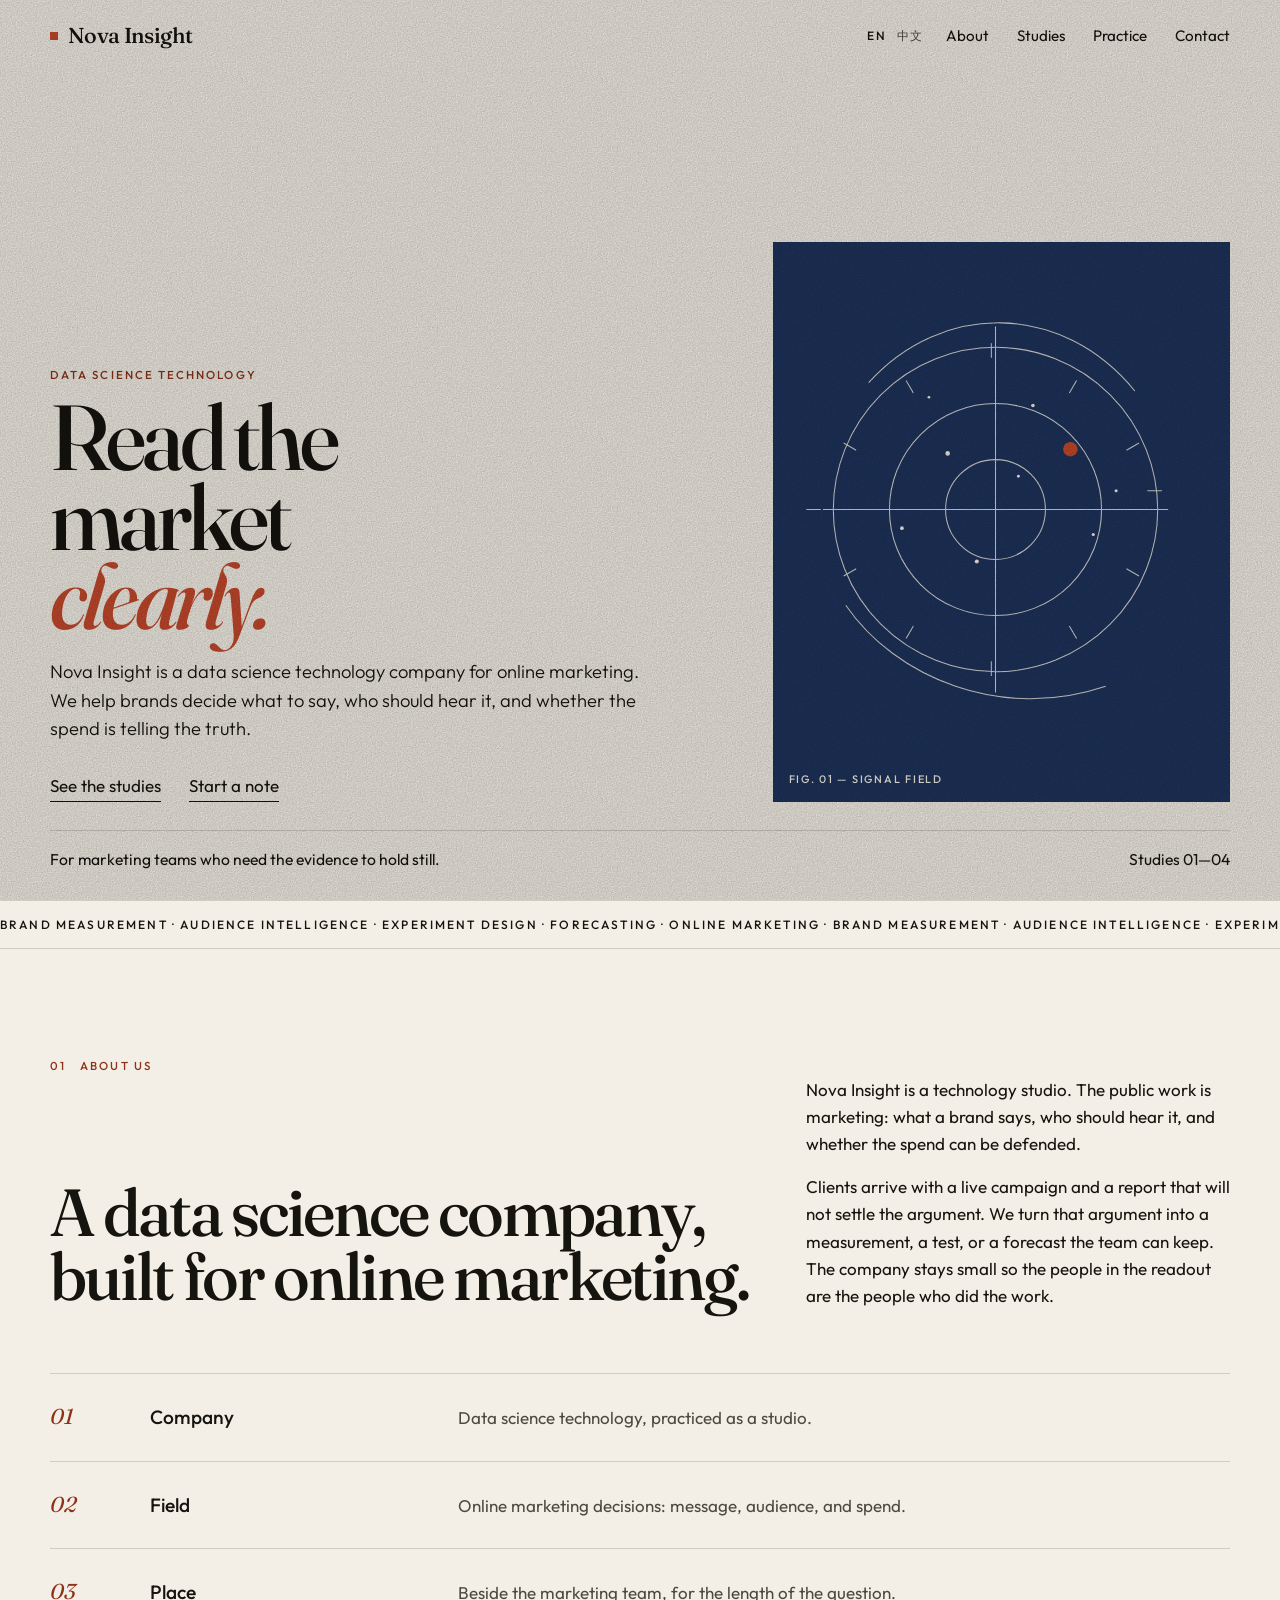
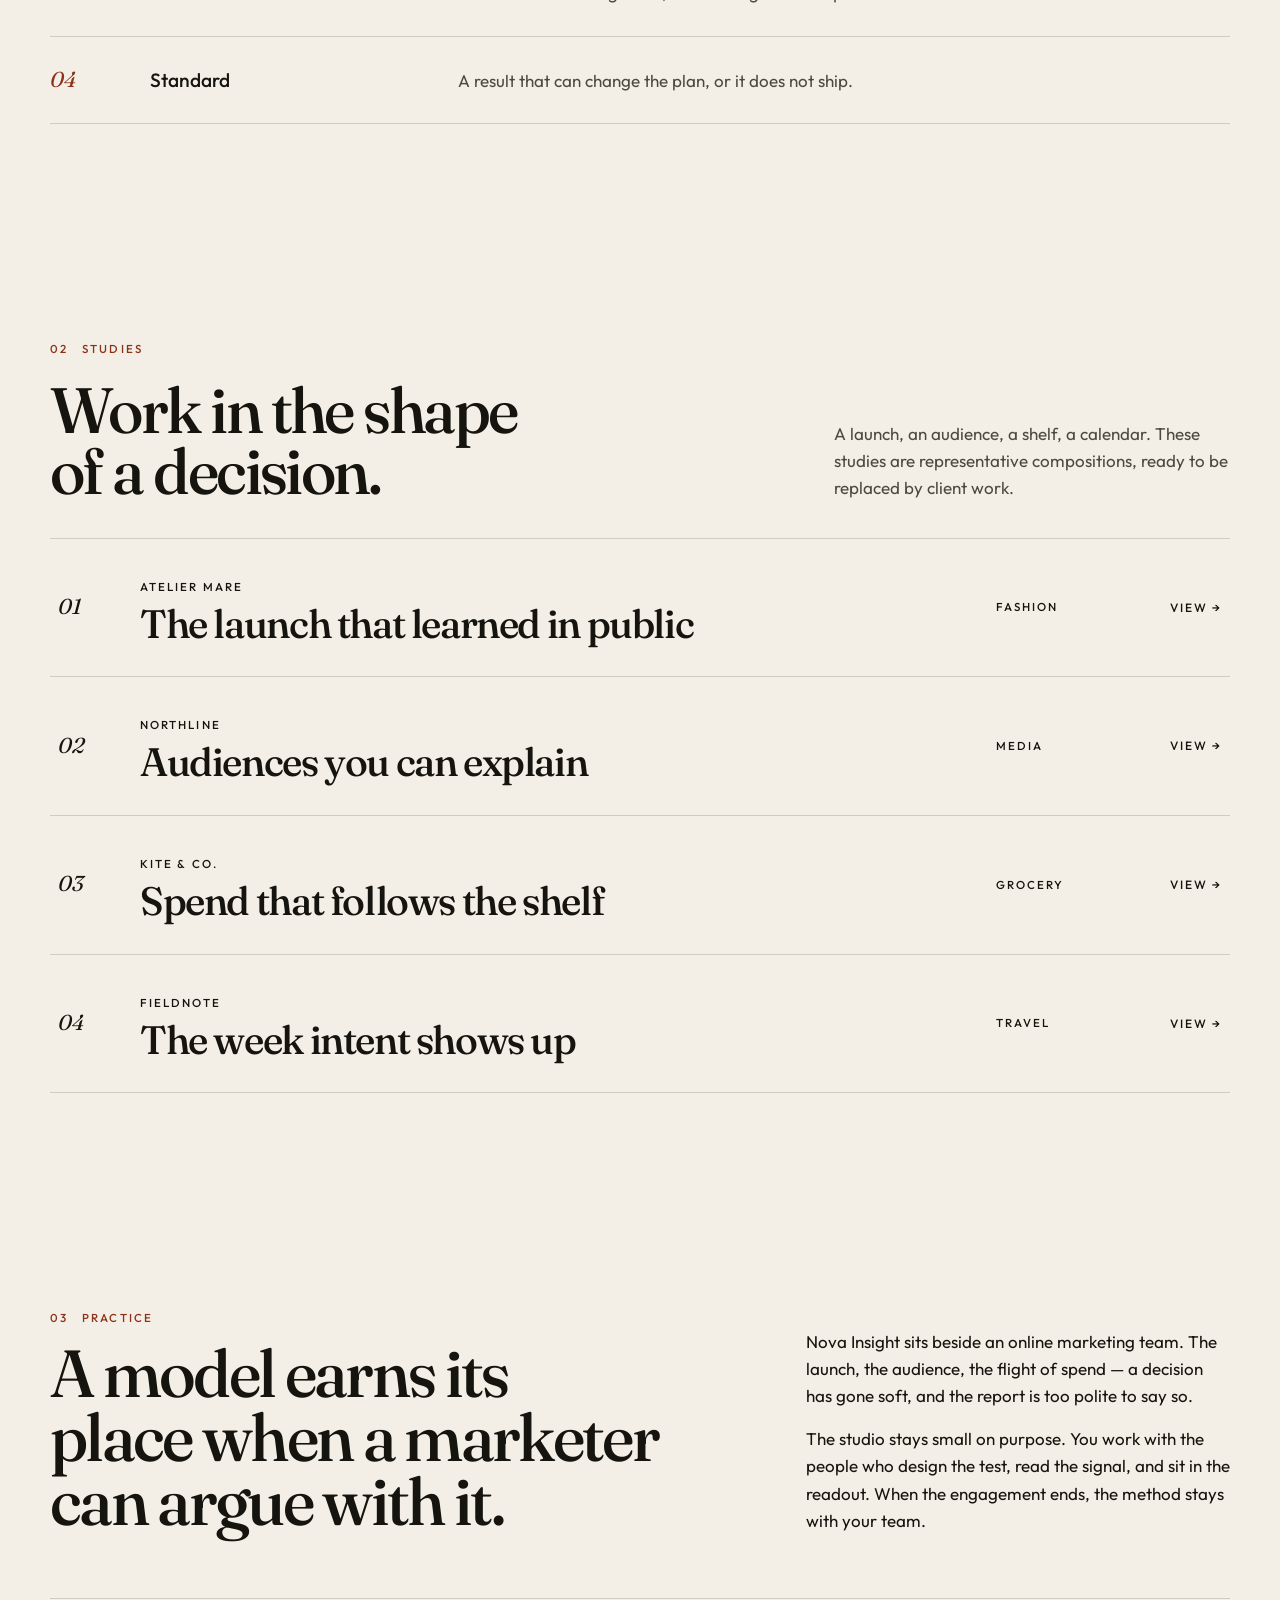
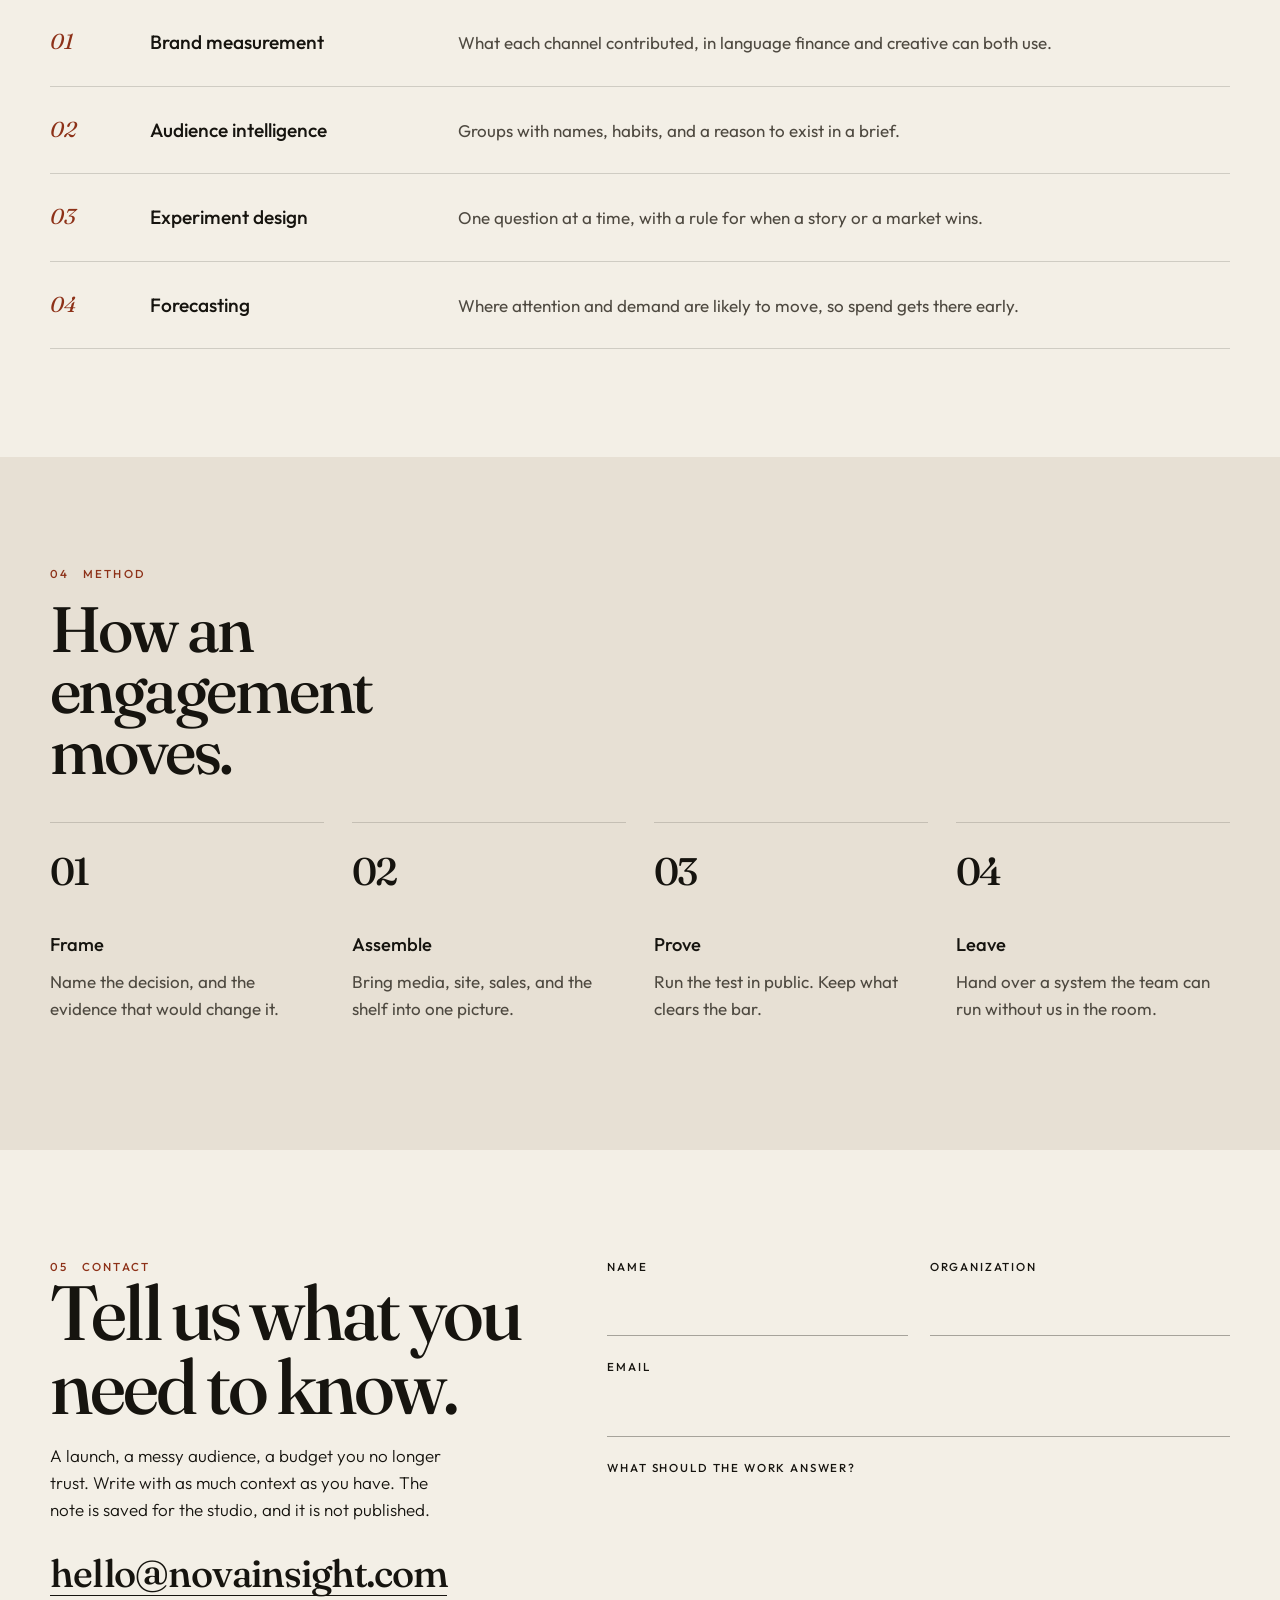
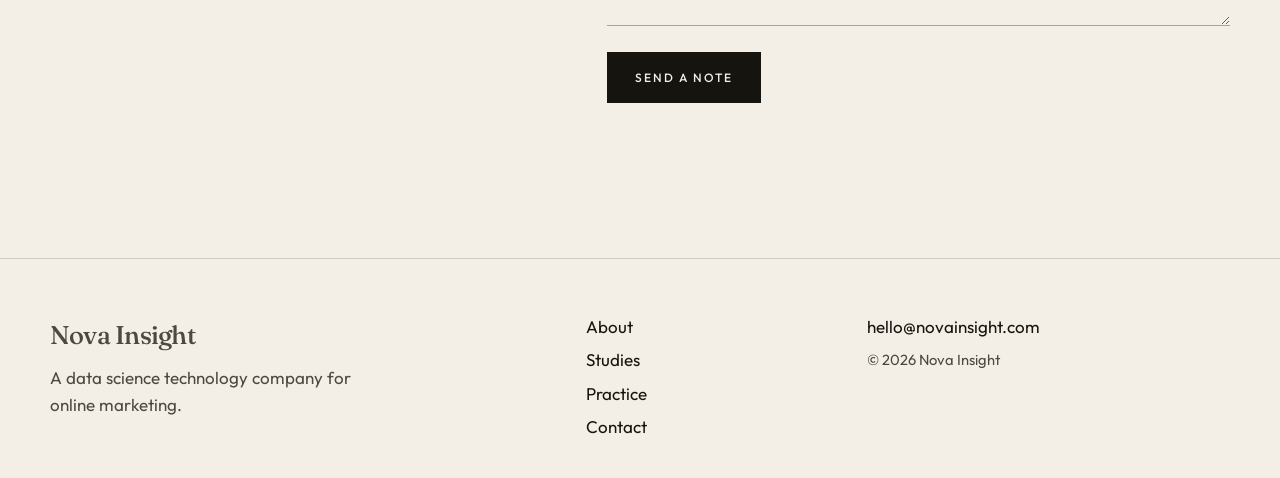
<file: web/company-website/index.html>
<!DOCTYPE html>
<html lang="en">
<head>
  <meta charset="utf-8">
  <meta name="viewport" content="width=device-width, initial-scale=1">
  <title>Nova Insight — Data science for online marketing</title>
  <meta name="description" data-i18n-meta="home.description" content="Nova Insight is a data science technology company for online marketing. We help brands decide what to say, who should hear it, and whether the spend is telling the truth.">
  <meta name="theme-color" content="#f3efe6">
  <link rel="icon" href="favicon.svg" type="image/svg+xml">
  <link rel="preconnect" href="https://fonts.googleapis.com">
  <link rel="preconnect" href="https://fonts.gstatic.com" crossorigin>
  <link href="https://fonts.googleapis.com/css2?family=Fraunces:ital,wght@0,500;0,600;1,500&family=Noto+Sans+SC:wght@400;500&family=Noto+Serif+SC:wght@500&family=Outfit:wght@300;400;500;600&display=swap" rel="stylesheet">
  <link rel="stylesheet" href="css/site.css">
</head>
<body data-i18n-title="home.title">
  <a class="skip" href="#content" data-i18n="skip">Skip to content</a>
  <header class="site-header" data-header>
    <div class="frame">
      <a class="wordmark" href="index.html">Nova Insight</a>
      <div class="header-end">
        <div class="lang-switch" role="group" data-i18n-aria="lang.label" aria-label="Language">
          <button type="button" data-set-lang="en" aria-pressed="true">EN</button>
          <button type="button" data-set-lang="zh">中文</button>
        </div>
        <button class="nav-toggle" type="button" data-nav-toggle aria-expanded="false" aria-controls="site-nav">Menu</button>
        <nav class="site-nav" id="site-nav" data-nav data-i18n-aria="nav.primary" aria-label="Primary">
          <a href="#about" data-i18n="nav.about">About</a>
          <a href="#studies" data-i18n="nav.studies">Studies</a>
          <a href="#practice" data-i18n="nav.practice">Practice</a>
          <a href="#contact" data-i18n="nav.contact">Contact</a>
        </nav>
      </div>
    </div>
  </header>

  <main id="content">
    <section class="hero" aria-labelledby="hero-title">
      <div class="frame hero-grid">
        <div class="hero-copy">
          <p class="eyebrow" data-i18n="home.eyebrow">Data science technology</p>
          <h1 id="hero-title">
            <span data-i18n="home.h1.1">Read the</span>
            <span data-i18n="home.h1.2">market</span>
            <span class="em" data-i18n="home.h1.3">clearly.</span>
          </h1>
          <p class="lede" data-i18n="home.lede">Nova Insight is a data science technology company for online marketing. We help brands decide what to say, who should hear it, and whether the spend is telling the truth.</p>
          <div class="hero-actions">
            <a class="text-link" href="#studies" data-i18n="home.studies">See the studies</a>
            <a class="text-link" href="#contact" data-i18n="home.note">Start a note</a>
          </div>
        </div>
        <figure class="hero-plate">
          <svg viewBox="0 0 440 560" preserveAspectRatio="xMidYMid slice" role="img" data-i18n-aria="home.plate" aria-label="A circular field of marks, like a chart of scattered signal">
            <rect width="440" height="560" fill="#1e335c"/>
            <g fill="none" stroke="#f3efe6" stroke-width="1" opacity="0.85">
              <circle cx="214" cy="268" r="156"/>
              <circle cx="214" cy="268" r="102"/>
              <circle cx="214" cy="268" r="48"/>
              <path d="M48 268H380"/>
              <path d="M214 92V444"/>
              <path d="M92 146c70-78 186-78 256 8"/>
              <path d="M70 360c48 70 150 112 250 78"/>
              <path d="M360 250L374 250M340 325L352 332M285 380L292 392M210 414L210 428M135 380L128 392M80 325L68 332M46 268L32 268M80 211L68 204M135 156L128 144M210 122L210 108M285 156L292 144M340 211L352 204"/>
            </g>
            <g fill="#f3efe6">
              <circle cx="168" cy="214" r="2.2"/>
              <circle cx="250" cy="168" r="1.7"/>
              <circle cx="196" cy="318" r="2"/>
              <circle cx="308" cy="292" r="1.5"/>
              <circle cx="124" cy="286" r="1.8"/>
              <circle cx="236" cy="236" r="1.4"/>
              <circle cx="286" cy="210" r="1.6"/>
              <circle cx="150" cy="160" r="1.3"/>
              <circle cx="330" cy="250" r="1.5"/>
            </g>
            <circle cx="286" cy="210" r="7" fill="#c4492c"/>
          </svg>
          <figcaption data-i18n="home.caption">Fig. 01 — Signal field</figcaption>
        </figure>
        <div class="hero-foot">
          <p data-i18n="home.foot">For marketing teams who need the evidence to hold still.</p>
          <p data-i18n="home.count">Studies 01—04</p>
        </div>
      </div>
    </section>

    <div class="marquee" aria-hidden="true">
      <div class="marquee-track">
        <p data-i18n="home.marquee">Brand measurement · Audience intelligence · Experiment design · Forecasting · Online marketing · Brand measurement · Audience intelligence · Experiment design · Forecasting · Online marketing ·&nbsp;</p>
        <p data-i18n="home.marquee">Brand measurement · Audience intelligence · Experiment design · Forecasting · Online marketing · Brand measurement · Audience intelligence · Experiment design · Forecasting · Online marketing ·&nbsp;</p>
      </div>
    </div>

    <section class="block" id="about" aria-labelledby="about-title">
      <div class="frame">
        <p class="section-label"><span>01</span> <span data-i18n="about.label">About us</span></p>
        <div class="practice-grid" data-reveal>
          <h2 id="about-title" data-i18n="about.title">A data science company, built for online marketing.</h2>
          <div class="practice-copy">
            <p data-i18n="about.p1">Nova Insight is a technology studio. The public work is marketing: what a brand says, who should hear it, and whether the spend can be defended.</p>
            <p data-i18n="about.p2">Clients arrive with a live campaign and a report that will not settle the argument. We turn that argument into a measurement, a test, or a forecast the team can keep. The company stays small so the people in the readout are the people who did the work.</p>
          </div>
        </div>
        <ol class="capabilities">
          <li>
            <span class="cap-num">01</span>
            <h3 data-i18n="about.company">Company</h3>
            <p data-i18n="about.company.body">Data science technology, practiced as a studio.</p>
          </li>
          <li>
            <span class="cap-num">02</span>
            <h3 data-i18n="about.field">Field</h3>
            <p data-i18n="about.field.body">Online marketing decisions: message, audience, and spend.</p>
          </li>
          <li>
            <span class="cap-num">03</span>
            <h3 data-i18n="about.place">Place</h3>
            <p data-i18n="about.place.body">Beside the marketing team, for the length of the question.</p>
          </li>
          <li>
            <span class="cap-num">04</span>
            <h3 data-i18n="about.standard">Standard</h3>
            <p data-i18n="about.standard.body">A result that can change the plan, or it does not ship.</p>
          </li>
        </ol>
      </div>
    </section>

    <section class="block" id="studies" aria-labelledby="studies-title">
      <div class="frame">
        <div class="section-head" data-reveal>
          <p class="section-label"><span>02</span> <span data-i18n="studies.label">Studies</span></p>
          <h2 id="studies-title" data-i18n="studies.title">Work in the shape of a decision.</h2>
          <p class="dek" data-i18n="studies.dek">A launch, an audience, a shelf, a calendar. These studies are representative compositions, ready to be replaced by client work.</p>
        </div>
        <div class="studies-list">
          <a class="study" href="studies/atelier-mare.html" style="--wash:#e6d3c6;--on:#1a1714">
            <span class="study-index">01</span>
            <span class="study-main">
              <span class="study-client">Atelier Mare</span>
              <span class="study-title" data-i18n="study.atelier">The launch that learned in public</span>
            </span>
            <span class="study-sector" data-i18n="sector.fashion">Fashion</span>
            <span class="study-go"><span data-i18n="study.view">View</span> <i aria-hidden="true">→</i></span>
            <svg class="study-art" viewBox="0 0 168 104" aria-hidden="true">
              <circle cx="48" cy="52" r="28" fill="none" stroke="currentColor"/>
              <circle cx="78" cy="46" r="18" fill="currentColor"/>
              <path d="M16 86H150" fill="none" stroke="currentColor"/>
            </svg>
          </a>
          <a class="study" href="studies/northline.html" style="--wash:#1b2822;--on:#f4efe6">
            <span class="study-index">02</span>
            <span class="study-main">
              <span class="study-client">Northline</span>
              <span class="study-title" data-i18n="study.northline">Audiences you can explain</span>
            </span>
            <span class="study-sector" data-i18n="sector.media">Media</span>
            <span class="study-go"><span data-i18n="study.view">View</span> <i aria-hidden="true">→</i></span>
            <svg class="study-art" viewBox="0 0 168 104" aria-hidden="true">
              <g fill="none" stroke="currentColor">
                <path d="M30 70 L70 36 L112 58 L146 28"/>
                <circle cx="30" cy="70" r="4" fill="currentColor"/>
                <circle cx="70" cy="36" r="4" fill="currentColor"/>
                <circle cx="112" cy="58" r="4" fill="currentColor"/>
                <circle cx="146" cy="28" r="5" fill="#c4492c"/>
              </g>
            </svg>
          </a>
          <a class="study" href="studies/kite-and-co.html" style="--wash:#e6b84a;--on:#1a1714">
            <span class="study-index">03</span>
            <span class="study-main">
              <span class="study-client">Kite &amp; Co.</span>
              <span class="study-title" data-i18n="study.kite">Spend that follows the shelf</span>
            </span>
            <span class="study-sector" data-i18n="sector.grocery">Grocery</span>
            <span class="study-go"><span data-i18n="study.view">View</span> <i aria-hidden="true">→</i></span>
            <svg class="study-art" viewBox="0 0 168 104" aria-hidden="true">
              <path d="M16 88H152" fill="none" stroke="currentColor"/>
              <path fill="currentColor" d="M28 88V62h14v26zm28 0V40h14v48zm28 0V54h14v34zm28 0V28h14v60z"/>
              <rect x="112" y="28" width="14" height="60" fill="#c4492c"/>
            </svg>
          </a>
          <a class="study" href="studies/fieldnote.html" style="--wash:#1e335c;--on:#f4efe6">
            <span class="study-index">04</span>
            <span class="study-main">
              <span class="study-client">Fieldnote</span>
              <span class="study-title" data-i18n="study.fieldnote">The week intent shows up</span>
            </span>
            <span class="study-sector" data-i18n="sector.travel">Travel</span>
            <span class="study-go"><span data-i18n="study.view">View</span> <i aria-hidden="true">→</i></span>
            <svg class="study-art" viewBox="0 0 168 104" aria-hidden="true">
              <circle cx="78" cy="52" r="30" fill="none" stroke="currentColor"/>
              <circle cx="78" cy="52" r="30" fill="none" stroke="#c4492c" stroke-width="3" stroke-dasharray="36 152" transform="rotate(-40 78 52)"/>
              <path d="M78 52 L104 40" stroke="currentColor"/>
            </svg>
          </a>
        </div>
      </div>
    </section>

    <section class="block" id="practice" aria-labelledby="practice-title">
      <div class="frame">
        <p class="section-label"><span>03</span> <span data-i18n="practice.label">Practice</span></p>
        <div class="practice-grid" data-reveal>
          <h2 id="practice-title" data-i18n="practice.title">A model earns its place when a marketer can argue with it.</h2>
          <div class="practice-copy">
            <p data-i18n="practice.p1">Nova Insight sits beside an online marketing team. The launch, the audience, the flight of spend — a decision has gone soft, and the report is too polite to say so.</p>
            <p data-i18n="practice.p2">The studio stays small on purpose. You work with the people who design the test, read the signal, and sit in the readout. When the engagement ends, the method stays with your team.</p>
          </div>
        </div>
        <ol class="capabilities">
          <li>
            <span class="cap-num">01</span>
            <h3 data-i18n="practice.measure">Brand measurement</h3>
            <p data-i18n="practice.measure.body">What each channel contributed, in language finance and creative can both use.</p>
          </li>
          <li>
            <span class="cap-num">02</span>
            <h3 data-i18n="practice.audience">Audience intelligence</h3>
            <p data-i18n="practice.audience.body">Groups with names, habits, and a reason to exist in a brief.</p>
          </li>
          <li>
            <span class="cap-num">03</span>
            <h3 data-i18n="practice.experiment">Experiment design</h3>
            <p data-i18n="practice.experiment.body">One question at a time, with a rule for when a story or a market wins.</p>
          </li>
          <li>
            <span class="cap-num">04</span>
            <h3 data-i18n="practice.forecast">Forecasting</h3>
            <p data-i18n="practice.forecast.body">Where attention and demand are likely to move, so spend gets there early.</p>
          </li>
        </ol>
      </div>
    </section>

    <section class="block method" id="method" aria-labelledby="method-title">
      <div class="frame">
        <p class="section-label"><span>04</span> <span data-i18n="method.label">Method</span></p>
        <h2 id="method-title" data-i18n="method.title">How an engagement moves.</h2>
        <div class="steps">
          <article>
            <strong>01</strong>
            <h3 data-i18n="method.frame">Frame</h3>
            <p data-i18n="method.frame.body">Name the decision, and the evidence that would change it.</p>
          </article>
          <article>
            <strong>02</strong>
            <h3 data-i18n="method.assemble">Assemble</h3>
            <p data-i18n="method.assemble.body">Bring media, site, sales, and the shelf into one picture.</p>
          </article>
          <article>
            <strong>03</strong>
            <h3 data-i18n="method.prove">Prove</h3>
            <p data-i18n="method.prove.body">Run the test in public. Keep what clears the bar.</p>
          </article>
          <article>
            <strong>04</strong>
            <h3 data-i18n="method.leave">Leave</h3>
            <p data-i18n="method.leave.body">Hand over a system the team can run without us in the room.</p>
          </article>
        </div>
      </div>
    </section>

    <section class="block contact" id="contact" aria-labelledby="contact-title">
      <div class="frame contact-grid">
        <div>
          <p class="section-label"><span>05</span> <span data-i18n="contact.label">Contact</span></p>
          <h2 id="contact-title" data-i18n="contact.title">Tell us what you need to know.</h2>
          <p class="contact-lead" data-i18n="contact.lead">A launch, a messy audience, a budget you no longer trust. Write with as much context as you have. The note is saved for the studio, and it is not published.</p>
          <a class="giant-mail" href="mailto:hello@novainsight.com">hello@novainsight.com</a>
        </div>
        <form class="contact-form" data-contact-form>
          <div class="form-row">
            <label class="field">
              <span data-i18n="form.name">Name</span>
              <input name="name" type="text" autocomplete="name" required>
            </label>
            <label class="field">
              <span data-i18n="form.org">Organization</span>
              <input name="organization" type="text" autocomplete="organization">
            </label>
          </div>
          <label class="field">
            <span data-i18n="form.email">Email</span>
            <input name="email" type="email" autocomplete="email" required>
          </label>
          <label class="field">
            <span data-i18n="form.question">What should the work answer?</span>
            <textarea name="message" required></textarea>
          </label>
          <button class="send" type="submit" data-i18n="form.send">Send a note</button>
          <p class="form-status" data-form-status role="status"></p>
        </form>
      </div>
    </section>
  </main>

  <footer class="site-footer">
    <div class="frame footer-grid">
      <div>
        <p class="footer-name">Nova Insight</p>
        <p data-i18n="footer.tagline">A data science technology company for online marketing.</p>
      </div>
      <div>
        <a href="#about" data-i18n="nav.about">About</a>
        <a href="#studies" data-i18n="nav.studies">Studies</a>
        <a href="#practice" data-i18n="nav.practice">Practice</a>
        <a href="#contact" data-i18n="nav.contact">Contact</a>
      </div>
      <div>
        <a href="mailto:hello@novainsight.com">hello@novainsight.com</a>
        <p class="fine">© 2026 Nova Insight</p>
      </div>
    </div>
  </footer>
  <script src="js/i18n.js"></script>
  <script src="js/site.js"></script>
</body>
</html>
</file>
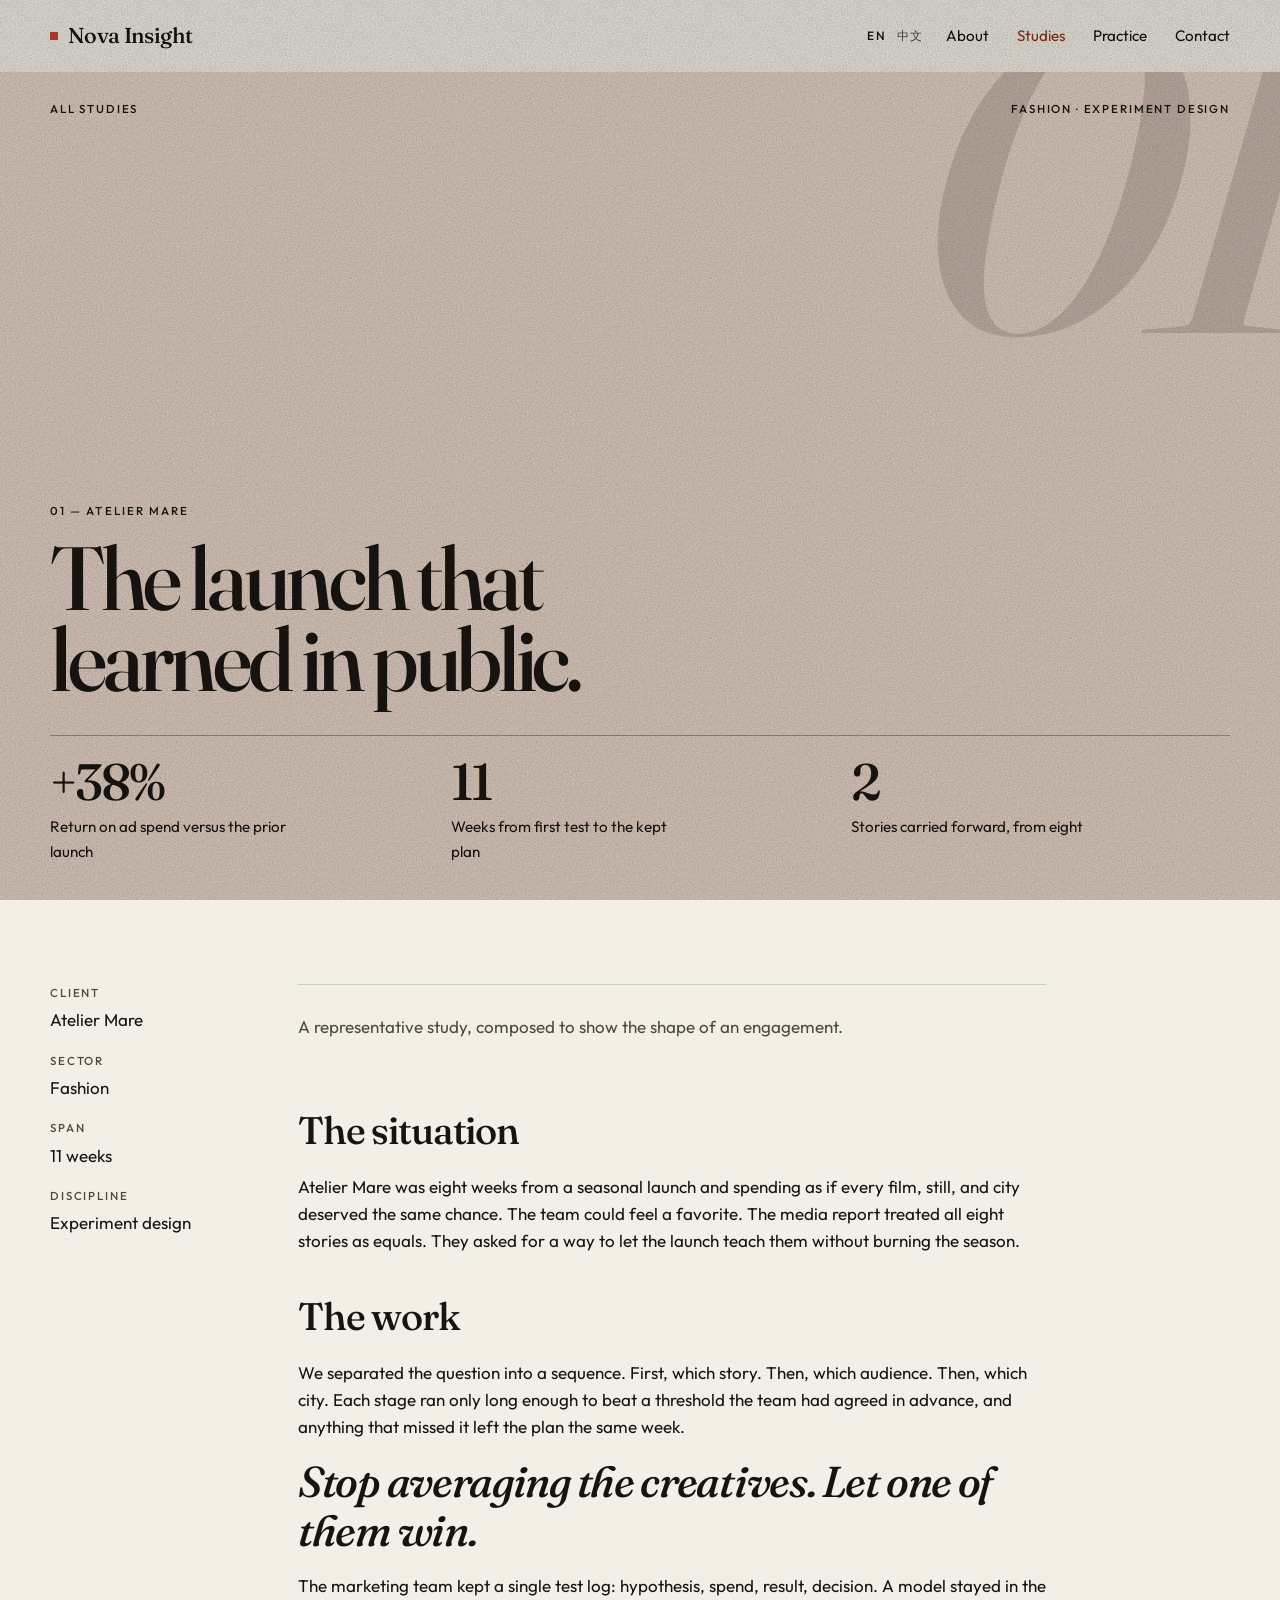
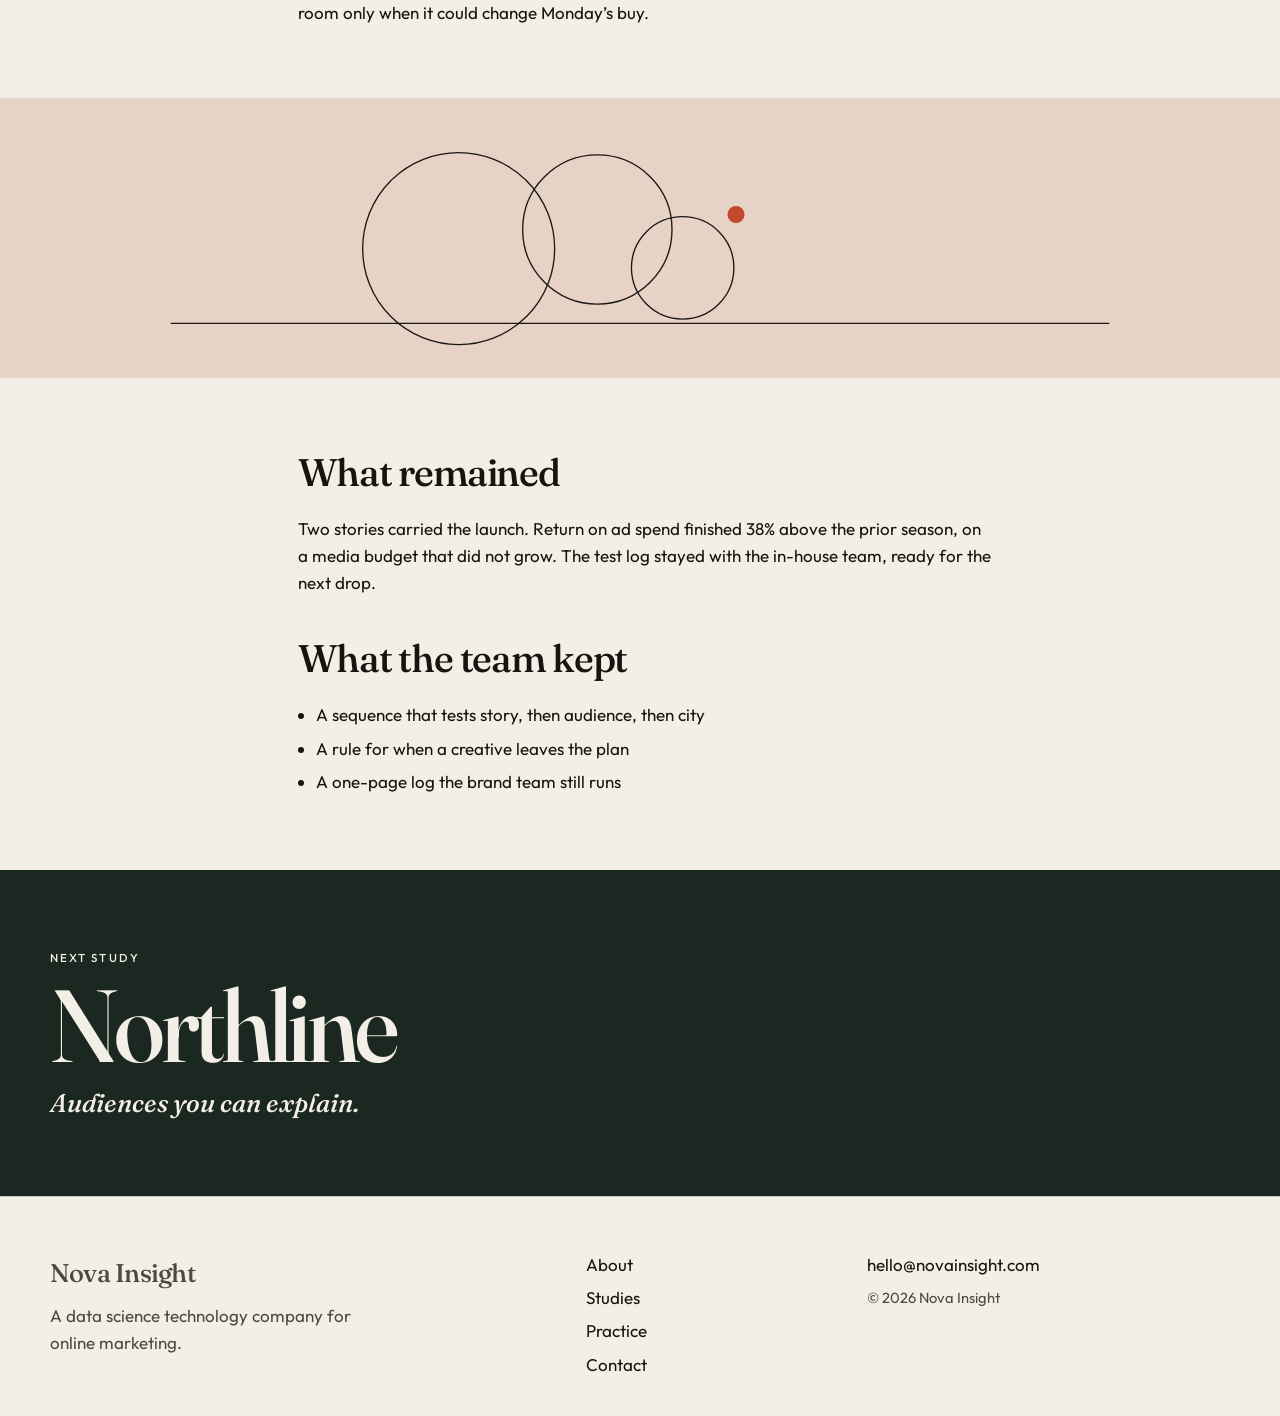
<file: web/company-website/studies/atelier-mare.html>
<!DOCTYPE html>
<html lang="en">
<head>
  <meta charset="utf-8">
  <meta name="viewport" content="width=device-width, initial-scale=1">
  <title>Atelier Mare — Nova Insight</title>
  <meta name="description" data-i18n-meta="atelier.description" content="A representative Nova Insight study: a fashion launch that learned which stories to keep, in public.">
  <meta name="theme-color" content="#f3efe6">
  <link rel="icon" href="../favicon.svg" type="image/svg+xml">
  <link rel="preconnect" href="https://fonts.googleapis.com">
  <link rel="preconnect" href="https://fonts.gstatic.com" crossorigin>
  <link href="https://fonts.googleapis.com/css2?family=Fraunces:ital,wght@0,500;0,600;1,500&family=Noto+Sans+SC:wght@400;500&family=Noto+Serif+SC:wght@500&family=Outfit:wght@300;400;500;600&display=swap" rel="stylesheet">
  <link rel="stylesheet" href="../css/site.css">
</head>
<body data-i18n-title="atelier.title">
  <a class="skip" href="#content" data-i18n="skip">Skip to content</a>
  <header class="site-header" data-header>
    <div class="frame">
      <a class="wordmark" href="../index.html">Nova Insight</a>
      <div class="header-end">
        <div class="lang-switch" role="group" data-i18n-aria="lang.label" aria-label="Language">
          <button type="button" data-set-lang="en" aria-pressed="true">EN</button>
          <button type="button" data-set-lang="zh">中文</button>
        </div>
        <button class="nav-toggle" type="button" data-nav-toggle aria-expanded="false" aria-controls="site-nav">Menu</button>
        <nav class="site-nav" id="site-nav" data-nav data-i18n-aria="nav.primary" aria-label="Primary">
          <a href="../index.html#about" data-i18n="nav.about">About</a>
          <a href="../index.html#studies" aria-current="page" data-i18n="nav.studies">Studies</a>
          <a href="../index.html#practice" data-i18n="nav.practice">Practice</a>
          <a href="../index.html#contact" data-i18n="nav.contact">Contact</a>
        </nav>
      </div>
    </div>
  </header>
  <main id="content">
    <article>
      <header class="study-hero" style="--wash:#e6d3c6;--on:#1a1714">
        <p class="watermark" aria-hidden="true">01</p>
        <div class="frame">
          <div class="study-top">
            <a class="back" href="../index.html#studies" data-i18n="study.all">All studies</a>
            <p data-i18n="atelier.meta">Fashion · Experiment design</p>
          </div>
          <div class="study-bottom">
            <p class="kicker">01 — Atelier Mare</p>
            <h1 data-i18n="atelier.h1">The launch that learned in public.</h1>
            <ul class="figures">
              <li><strong>+38%</strong><span data-i18n="atelier.fig1">Return on ad spend versus the prior launch</span></li>
              <li><strong>11</strong><span data-i18n="atelier.fig2">Weeks from first test to the kept plan</span></li>
              <li><strong>2</strong><span data-i18n="atelier.fig3">Stories carried forward, from eight</span></li>
            </ul>
          </div>
        </div>
      </header>
      <div class="frame essay">
        <div class="essay-grid">
          <dl class="facts">
            <dt data-i18n="fact.client">Client</dt>
            <dd>Atelier Mare</dd>
            <dt data-i18n="fact.sector">Sector</dt>
            <dd data-i18n="sector.fashion">Fashion</dd>
            <dt data-i18n="fact.span">Span</dt>
            <dd data-i18n="atelier.span">11 weeks</dd>
            <dt data-i18n="fact.discipline">Discipline</dt>
            <dd data-i18n="disc.experiment">Experiment design</dd>
          </dl>
          <div class="prose">
            <p class="note" data-i18n="study.note">A representative study, composed to show the shape of an engagement.</p>
            <h2 data-i18n="study.situation">The situation</h2>
            <p data-i18n="atelier.s1">Atelier Mare was eight weeks from a seasonal launch and spending as if every film, still, and city deserved the same chance. The team could feel a favorite. The media report treated all eight stories as equals. They asked for a way to let the launch teach them without burning the season.</p>
            <h2 data-i18n="study.work">The work</h2>
            <p data-i18n="atelier.s2">We separated the question into a sequence. First, which story. Then, which audience. Then, which city. Each stage ran only long enough to beat a threshold the team had agreed in advance, and anything that missed it left the plan the same week.</p>
            <p class="pull" data-i18n="atelier.pull">Stop averaging the creatives. Let one of them win.</p>
            <p data-i18n="atelier.s3">The marketing team kept a single test log: hypothesis, spend, result, decision. A model stayed in the room only when it could change Monday’s buy.</p>
          </div>
        </div>
      </div>
      <figure class="band" style="--wash:#e6d3c6;--on:#1a1714">
        <svg viewBox="0 0 1200 280" preserveAspectRatio="xMidYMid slice" aria-hidden="true">
          <rect width="1200" height="280" fill="#e6d3c6"/>
          <g fill="none" stroke="#1a1714" stroke-width="1.25">
            <circle cx="430" cy="150" r="90"/>
            <circle cx="560" cy="132" r="70"/>
            <circle cx="640" cy="168" r="48"/>
            <path d="M160 220 H1040"/>
          </g>
          <circle cx="690" cy="118" r="8" fill="#c4492c"/>
        </svg>
      </figure>
      <div class="frame remainder">
        <div class="essay-grid">
          <div class="spacer"></div>
          <div class="prose">
            <h2 data-i18n="study.remained">What remained</h2>
            <p data-i18n="atelier.remain">Two stories carried the launch. Return on ad spend finished 38% above the prior season, on a media budget that did not grow. The test log stayed with the in-house team, ready for the next drop.</p>
            <h2 data-i18n="study.kept">What the team kept</h2>
            <ul class="made">
              <li data-i18n="atelier.k1">A sequence that tests story, then audience, then city</li>
              <li data-i18n="atelier.k2">A rule for when a creative leaves the plan</li>
              <li data-i18n="atelier.k3">A one-page log the brand team still runs</li>
            </ul>
          </div>
        </div>
      </div>
    </article>
    <a class="onward" href="northline.html" style="--wash:#1b2822;--on:#f4efe6">
      <div class="frame">
        <span data-i18n="study.next">Next study</span>
        <strong>Northline</strong>
        <em data-i18n="atelier.next">Audiences you can explain.</em>
      </div>
    </a>
  </main>
  <footer class="site-footer">
    <div class="frame footer-grid">
      <div>
        <p class="footer-name">Nova Insight</p>
        <p data-i18n="footer.tagline">A data science technology company for online marketing.</p>
      </div>
      <div>
        <a href="../index.html#about" data-i18n="nav.about">About</a>
        <a href="../index.html#studies" data-i18n="nav.studies">Studies</a>
        <a href="../index.html#practice" data-i18n="nav.practice">Practice</a>
        <a href="../index.html#contact" data-i18n="nav.contact">Contact</a>
      </div>
      <div>
        <a href="mailto:hello@novainsight.com">hello@novainsight.com</a>
        <p class="fine">© 2026 Nova Insight</p>
      </div>
    </div>
  </footer>
  <script src="../js/i18n.js"></script>
  <script src="../js/site.js"></script>
</body>
</html>
</file>
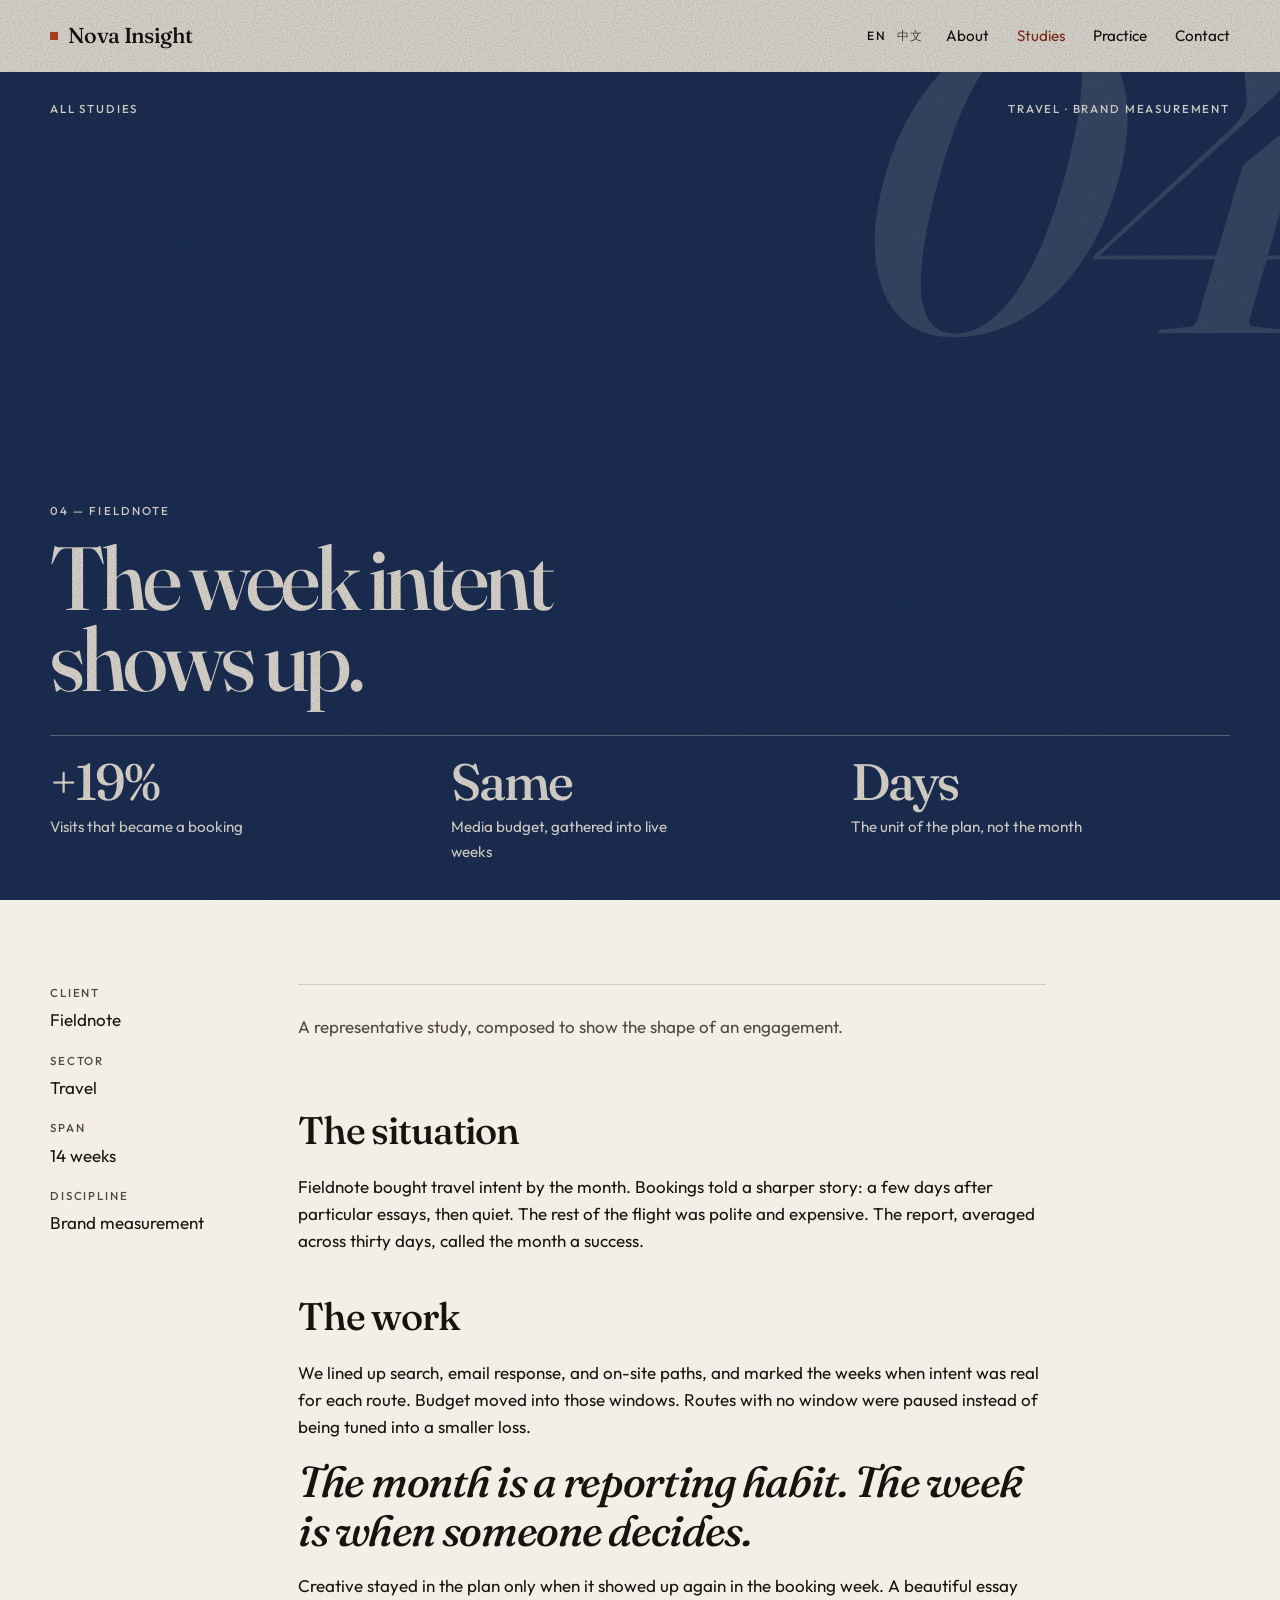
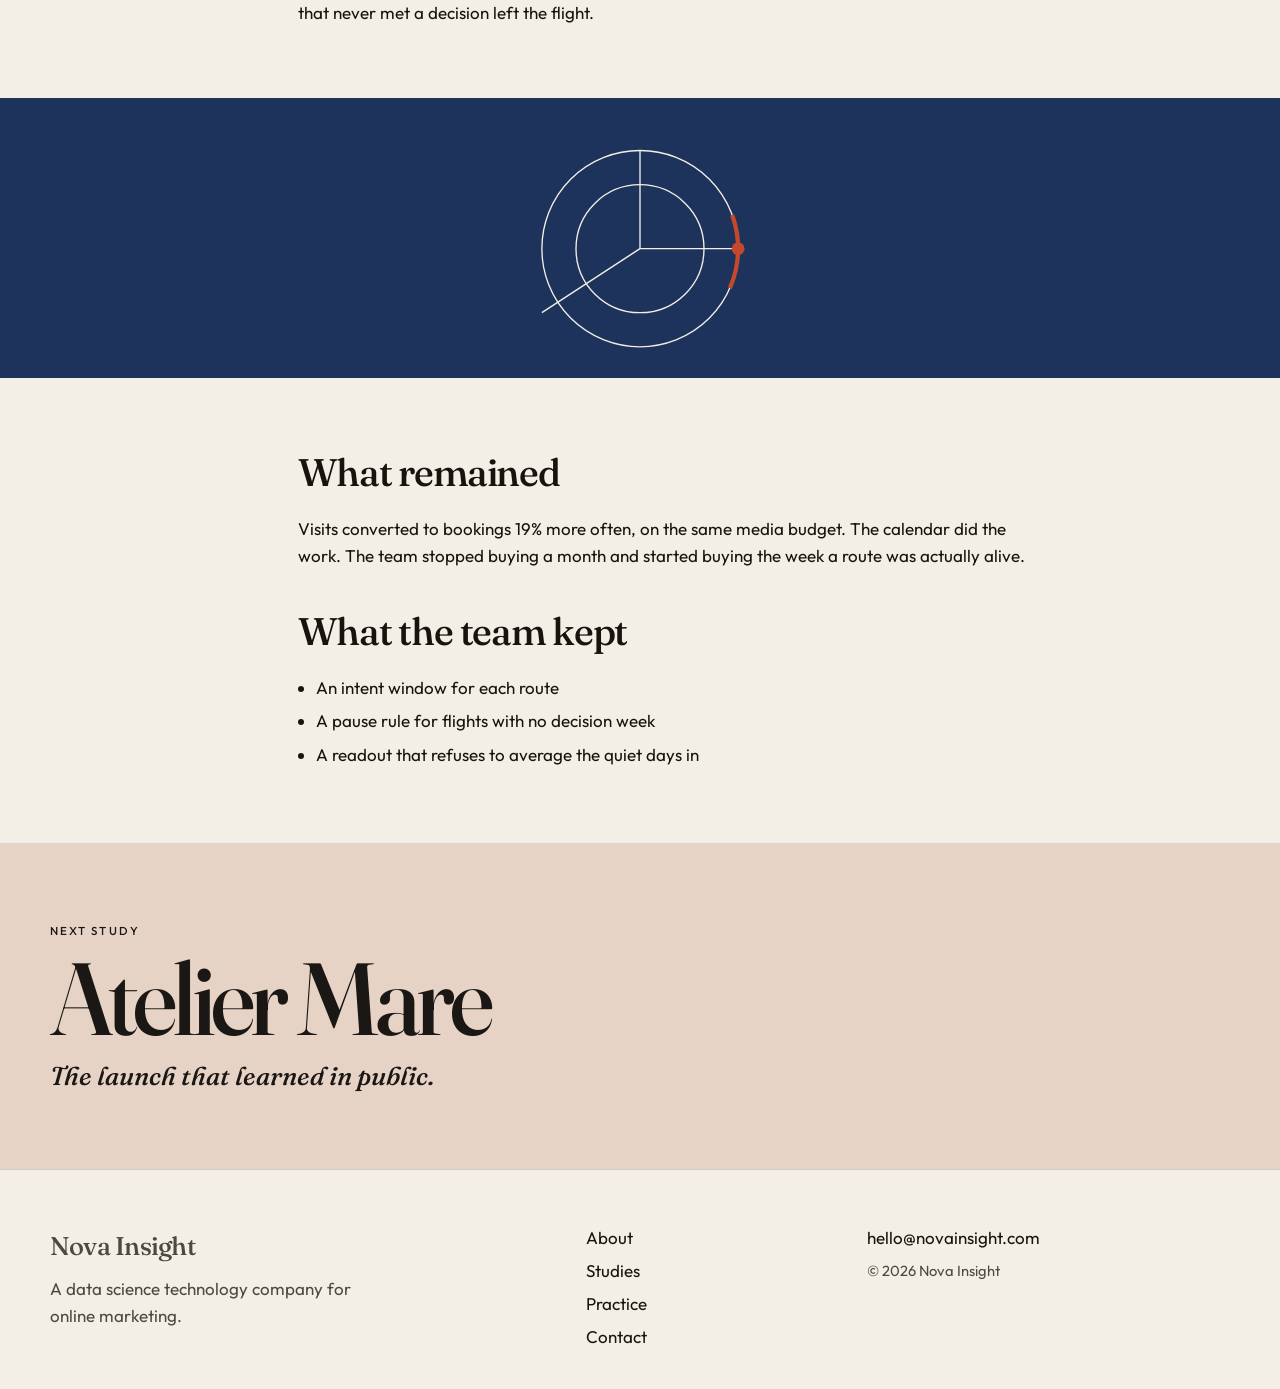
<file: web/company-website/studies/fieldnote.html>
<!DOCTYPE html>
<html lang="en">
<head>
  <meta charset="utf-8">
  <meta name="viewport" content="width=device-width, initial-scale=1">
  <title>Fieldnote — Nova Insight</title>
  <meta name="description" data-i18n-meta="fieldnote.description" content="A representative Nova Insight study: a travel company moved budget into the weeks when intent was real.">
  <meta name="theme-color" content="#f3efe6">
  <link rel="icon" href="../favicon.svg" type="image/svg+xml">
  <link rel="preconnect" href="https://fonts.googleapis.com">
  <link rel="preconnect" href="https://fonts.gstatic.com" crossorigin>
  <link href="https://fonts.googleapis.com/css2?family=Fraunces:ital,wght@0,500;0,600;1,500&family=Noto+Sans+SC:wght@400;500&family=Noto+Serif+SC:wght@500&family=Outfit:wght@300;400;500;600&display=swap" rel="stylesheet">
  <link rel="stylesheet" href="../css/site.css">
</head>
<body data-i18n-title="fieldnote.title">
  <a class="skip" href="#content" data-i18n="skip">Skip to content</a>
  <header class="site-header" data-header>
    <div class="frame">
      <a class="wordmark" href="../index.html">Nova Insight</a>
      <div class="header-end">
        <div class="lang-switch" role="group" data-i18n-aria="lang.label" aria-label="Language">
          <button type="button" data-set-lang="en" aria-pressed="true">EN</button>
          <button type="button" data-set-lang="zh">中文</button>
        </div>
        <button class="nav-toggle" type="button" data-nav-toggle aria-expanded="false" aria-controls="site-nav">Menu</button>
        <nav class="site-nav" id="site-nav" data-nav data-i18n-aria="nav.primary" aria-label="Primary">
          <a href="../index.html#about" data-i18n="nav.about">About</a>
          <a href="../index.html#studies" aria-current="page" data-i18n="nav.studies">Studies</a>
          <a href="../index.html#practice" data-i18n="nav.practice">Practice</a>
          <a href="../index.html#contact" data-i18n="nav.contact">Contact</a>
        </nav>
      </div>
    </div>
  </header>
  <main id="content">
    <article>
      <header class="study-hero" style="--wash:#1e335c;--on:#f4efe6">
        <p class="watermark" aria-hidden="true">04</p>
        <div class="frame">
          <div class="study-top">
            <a class="back" href="../index.html#studies" data-i18n="study.all">All studies</a>
            <p data-i18n="fieldnote.meta">Travel · Brand measurement</p>
          </div>
          <div class="study-bottom">
            <p class="kicker">04 — Fieldnote</p>
            <h1 data-i18n="fieldnote.h1">The week intent shows up.</h1>
            <ul class="figures">
              <li><strong>+19%</strong><span data-i18n="fieldnote.fig1">Visits that became a booking</span></li>
              <li><strong data-i18n="fieldnote.same">Same</strong><span data-i18n="fieldnote.fig2">Media budget, gathered into live weeks</span></li>
              <li><strong data-i18n="fieldnote.days">Days</strong><span data-i18n="fieldnote.fig3">The unit of the plan, not the month</span></li>
            </ul>
          </div>
        </div>
      </header>
      <div class="frame essay">
        <div class="essay-grid">
          <dl class="facts">
            <dt data-i18n="fact.client">Client</dt>
            <dd>Fieldnote</dd>
            <dt data-i18n="fact.sector">Sector</dt>
            <dd data-i18n="sector.travel">Travel</dd>
            <dt data-i18n="fact.span">Span</dt>
            <dd data-i18n="fieldnote.span">14 weeks</dd>
            <dt data-i18n="fact.discipline">Discipline</dt>
            <dd data-i18n="disc.measure">Brand measurement</dd>
          </dl>
          <div class="prose">
            <p class="note" data-i18n="study.note">A representative study, composed to show the shape of an engagement.</p>
            <h2 data-i18n="study.situation">The situation</h2>
            <p data-i18n="fieldnote.s1">Fieldnote bought travel intent by the month. Bookings told a sharper story: a few days after particular essays, then quiet. The rest of the flight was polite and expensive. The report, averaged across thirty days, called the month a success.</p>
            <h2 data-i18n="study.work">The work</h2>
            <p data-i18n="fieldnote.s2">We lined up search, email response, and on-site paths, and marked the weeks when intent was real for each route. Budget moved into those windows. Routes with no window were paused instead of being tuned into a smaller loss.</p>
            <p class="pull" data-i18n="fieldnote.pull">The month is a reporting habit. The week is when someone decides.</p>
            <p data-i18n="fieldnote.s3">Creative stayed in the plan only when it showed up again in the booking week. A beautiful essay that never met a decision left the flight.</p>
          </div>
        </div>
      </div>
      <figure class="band" style="--wash:#1e335c;--on:#f4efe6">
        <svg viewBox="0 0 1200 280" preserveAspectRatio="xMidYMid slice" aria-hidden="true">
          <rect width="1200" height="280" fill="#1e335c"/>
          <g fill="none" stroke="#f4efe6" stroke-width="1.25">
            <circle cx="600" cy="150" r="92"/>
            <circle cx="600" cy="150" r="60"/>
            <path d="M600 150 L600 58 M600 150 L692 150 M600 150 L508 210"/>
          </g>
          <circle cx="600" cy="150" r="92" fill="none" stroke="#c4492c" stroke-width="4" stroke-dasharray="70 508" transform="rotate(-20 600 150)"/>
          <circle cx="692" cy="150" r="6" fill="#c4492c"/>
        </svg>
      </figure>
      <div class="frame remainder">
        <div class="essay-grid">
          <div class="spacer"></div>
          <div class="prose">
            <h2 data-i18n="study.remained">What remained</h2>
            <p data-i18n="fieldnote.remain">Visits converted to bookings 19% more often, on the same media budget. The calendar did the work. The team stopped buying a month and started buying the week a route was actually alive.</p>
            <h2 data-i18n="study.kept">What the team kept</h2>
            <ul class="made">
              <li data-i18n="fieldnote.k1">An intent window for each route</li>
              <li data-i18n="fieldnote.k2">A pause rule for flights with no decision week</li>
              <li data-i18n="fieldnote.k3">A readout that refuses to average the quiet days in</li>
            </ul>
          </div>
        </div>
      </div>
    </article>
    <a class="onward" href="atelier-mare.html" style="--wash:#e6d3c6;--on:#1a1714">
      <div class="frame">
        <span data-i18n="study.next">Next study</span>
        <strong>Atelier Mare</strong>
        <em data-i18n="fieldnote.next">The launch that learned in public.</em>
      </div>
    </a>
  </main>
  <footer class="site-footer">
    <div class="frame footer-grid">
      <div>
        <p class="footer-name">Nova Insight</p>
        <p data-i18n="footer.tagline">A data science technology company for online marketing.</p>
      </div>
      <div>
        <a href="../index.html#about" data-i18n="nav.about">About</a>
        <a href="../index.html#studies" data-i18n="nav.studies">Studies</a>
        <a href="../index.html#practice" data-i18n="nav.practice">Practice</a>
        <a href="../index.html#contact" data-i18n="nav.contact">Contact</a>
      </div>
      <div>
        <a href="mailto:hello@novainsight.com">hello@novainsight.com</a>
        <p class="fine">© 2026 Nova Insight</p>
      </div>
    </div>
  </footer>
  <script src="../js/i18n.js"></script>
  <script src="../js/site.js"></script>
</body>
</html>
</file>
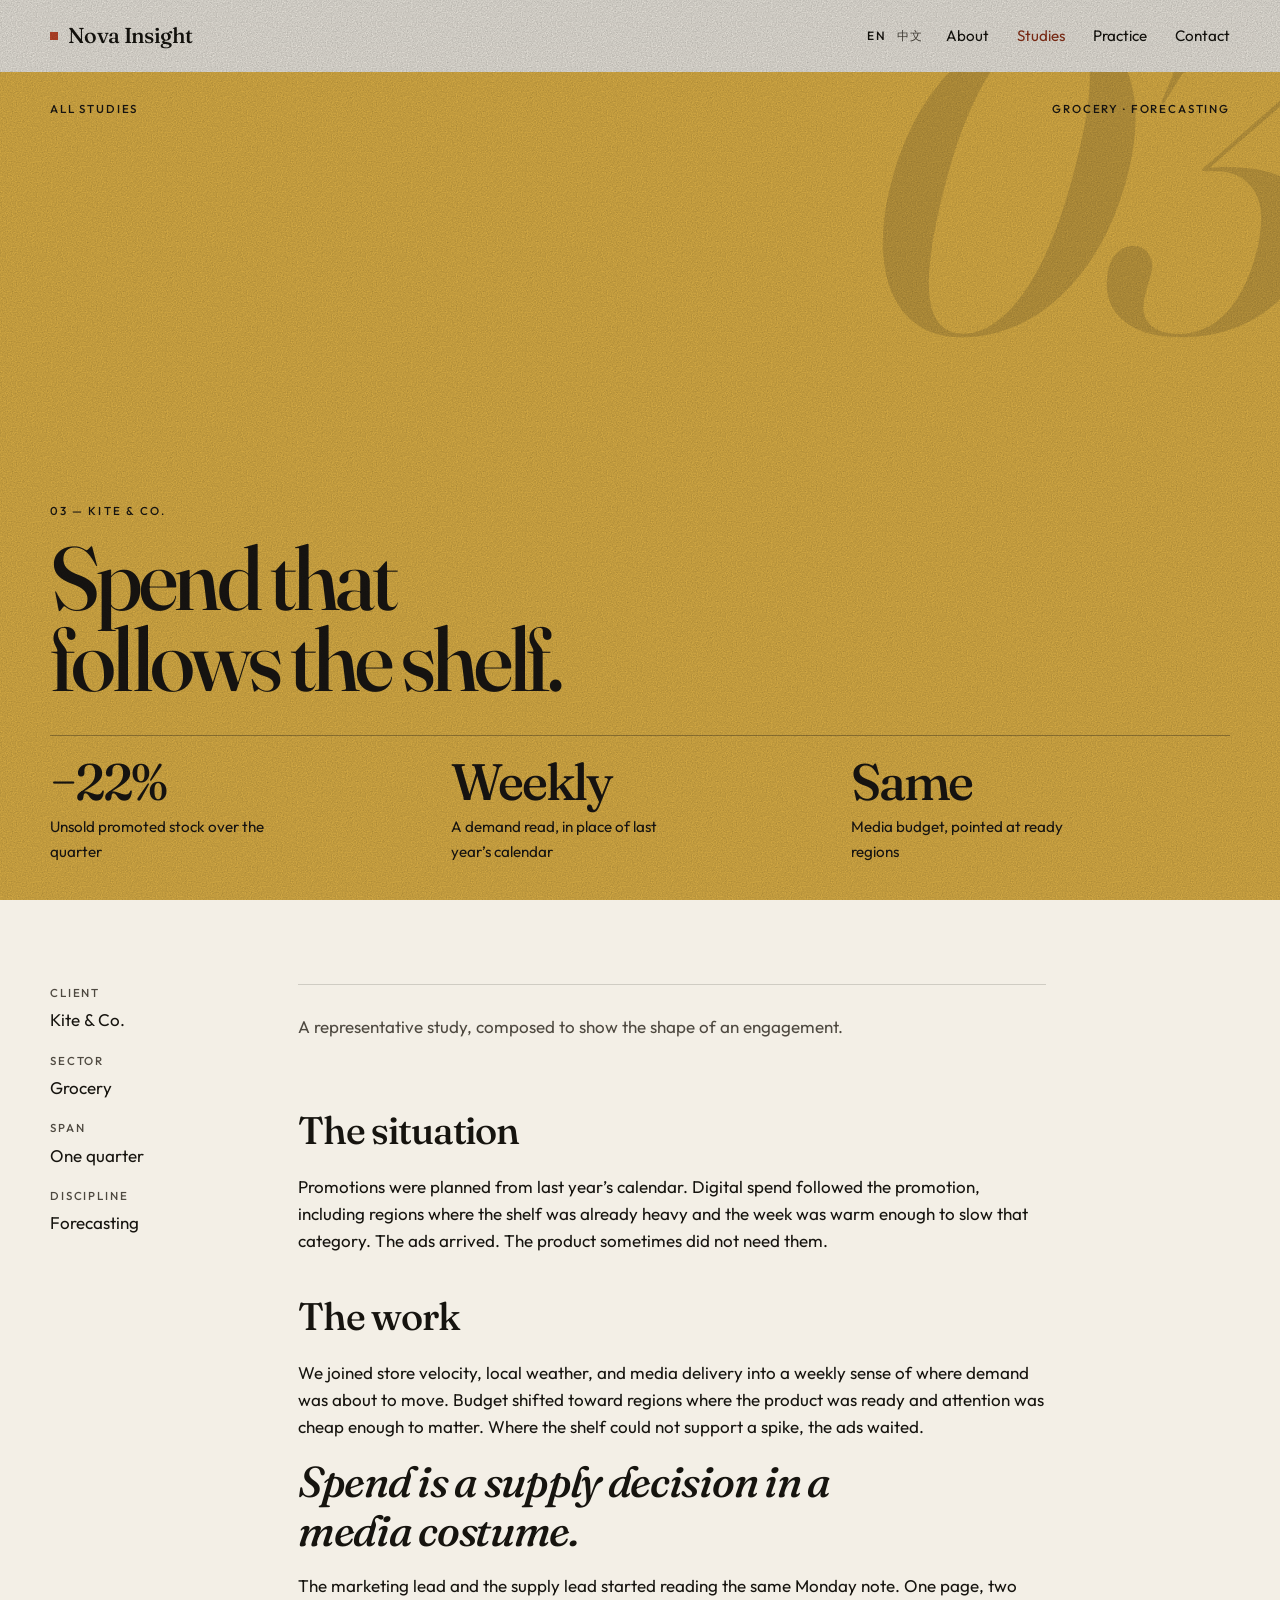
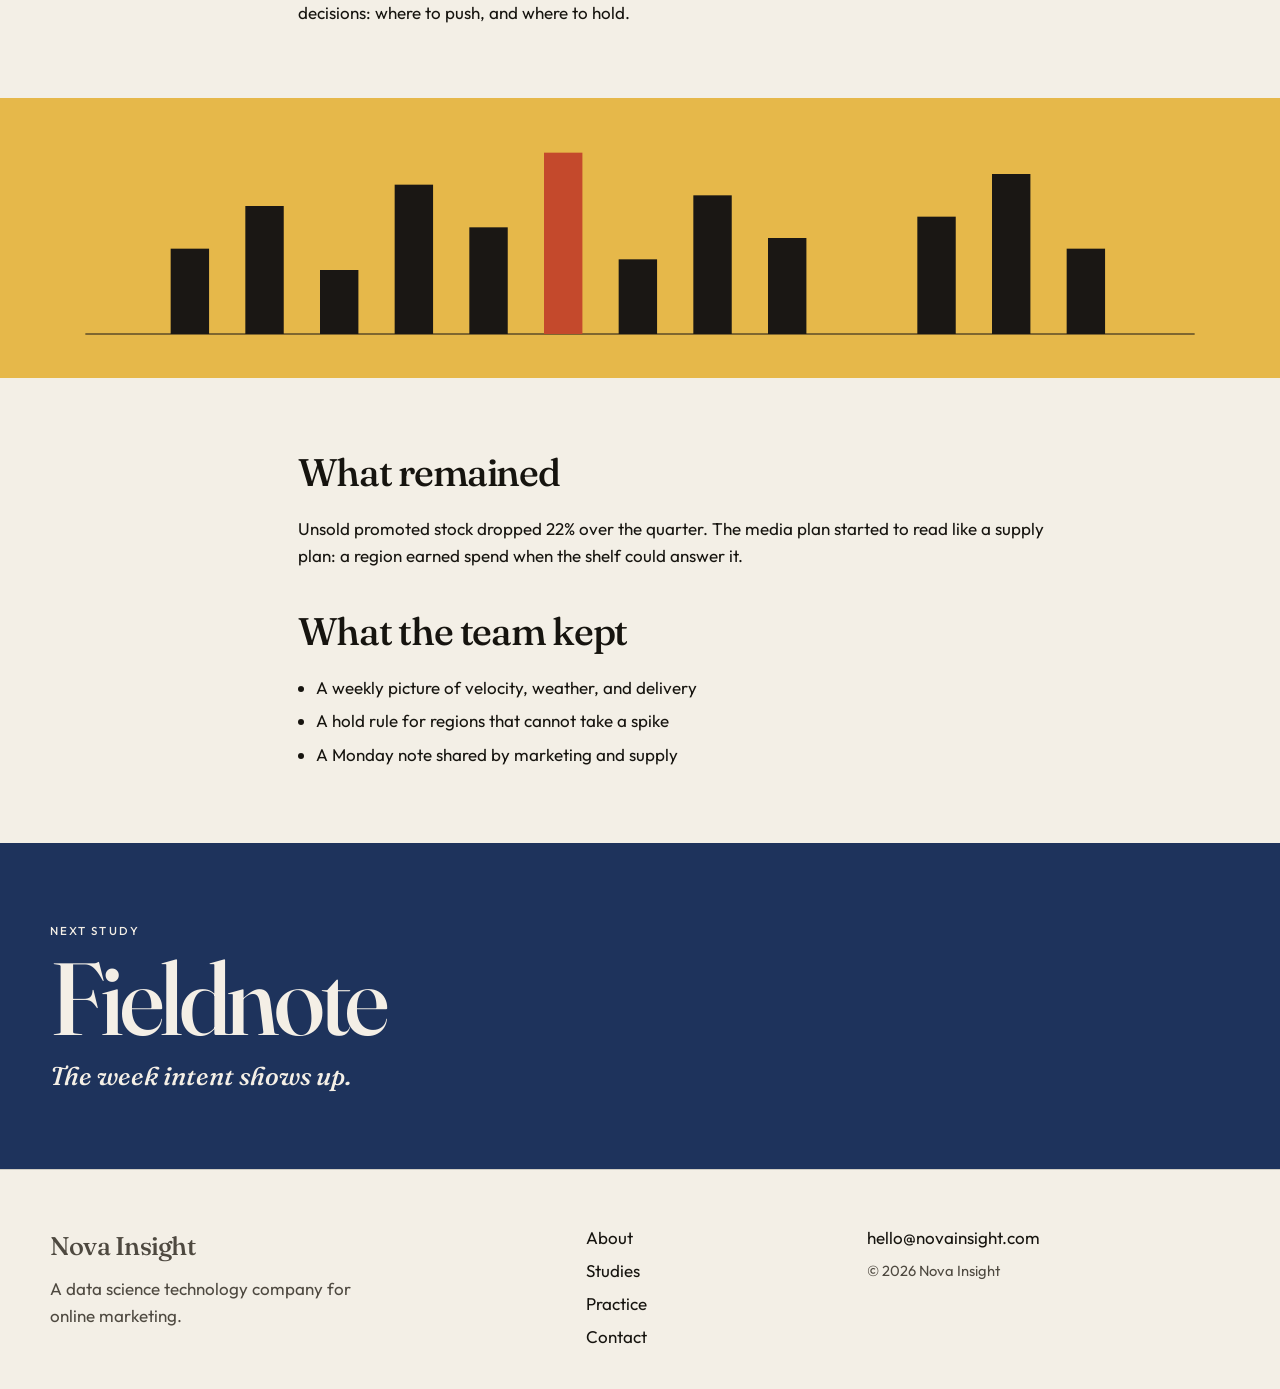
<file: web/company-website/studies/kite-and-co.html>
<!DOCTYPE html>
<html lang="en">
<head>
  <meta charset="utf-8">
  <meta name="viewport" content="width=device-width, initial-scale=1">
  <title>Kite &amp; Co. — Nova Insight</title>
  <meta name="description" data-i18n-meta="kite.description" content="A representative Nova Insight study: a grocery brand moved media spend toward the regions where the shelf was ready.">
  <meta name="theme-color" content="#f3efe6">
  <link rel="icon" href="../favicon.svg" type="image/svg+xml">
  <link rel="preconnect" href="https://fonts.googleapis.com">
  <link rel="preconnect" href="https://fonts.gstatic.com" crossorigin>
  <link href="https://fonts.googleapis.com/css2?family=Fraunces:ital,wght@0,500;0,600;1,500&family=Noto+Sans+SC:wght@400;500&family=Noto+Serif+SC:wght@500&family=Outfit:wght@300;400;500;600&display=swap" rel="stylesheet">
  <link rel="stylesheet" href="../css/site.css">
</head>
<body data-i18n-title="kite.title">
  <a class="skip" href="#content" data-i18n="skip">Skip to content</a>
  <header class="site-header" data-header>
    <div class="frame">
      <a class="wordmark" href="../index.html">Nova Insight</a>
      <div class="header-end">
        <div class="lang-switch" role="group" data-i18n-aria="lang.label" aria-label="Language">
          <button type="button" data-set-lang="en" aria-pressed="true">EN</button>
          <button type="button" data-set-lang="zh">中文</button>
        </div>
        <button class="nav-toggle" type="button" data-nav-toggle aria-expanded="false" aria-controls="site-nav">Menu</button>
        <nav class="site-nav" id="site-nav" data-nav data-i18n-aria="nav.primary" aria-label="Primary">
          <a href="../index.html#about" data-i18n="nav.about">About</a>
          <a href="../index.html#studies" aria-current="page" data-i18n="nav.studies">Studies</a>
          <a href="../index.html#practice" data-i18n="nav.practice">Practice</a>
          <a href="../index.html#contact" data-i18n="nav.contact">Contact</a>
        </nav>
      </div>
    </div>
  </header>
  <main id="content">
    <article>
      <header class="study-hero" style="--wash:#e6b84a;--on:#1a1714">
        <p class="watermark" aria-hidden="true">03</p>
        <div class="frame">
          <div class="study-top">
            <a class="back" href="../index.html#studies" data-i18n="study.all">All studies</a>
            <p data-i18n="kite.meta">Grocery · Forecasting</p>
          </div>
          <div class="study-bottom">
            <p class="kicker">03 — Kite &amp; Co.</p>
            <h1 data-i18n="kite.h1">Spend that follows the shelf.</h1>
            <ul class="figures">
              <li><strong>−22%</strong><span data-i18n="kite.fig1">Unsold promoted stock over the quarter</span></li>
              <li><strong data-i18n="kite.weekly">Weekly</strong><span data-i18n="kite.fig2">A demand read, in place of last year’s calendar</span></li>
              <li><strong data-i18n="kite.same">Same</strong><span data-i18n="kite.fig3">Media budget, pointed at ready regions</span></li>
            </ul>
          </div>
        </div>
      </header>
      <div class="frame essay">
        <div class="essay-grid">
          <dl class="facts">
            <dt data-i18n="fact.client">Client</dt>
            <dd>Kite &amp; Co.</dd>
            <dt data-i18n="fact.sector">Sector</dt>
            <dd data-i18n="sector.grocery">Grocery</dd>
            <dt data-i18n="fact.span">Span</dt>
            <dd data-i18n="kite.span">One quarter</dd>
            <dt data-i18n="fact.discipline">Discipline</dt>
            <dd data-i18n="disc.forecast">Forecasting</dd>
          </dl>
          <div class="prose">
            <p class="note" data-i18n="study.note">A representative study, composed to show the shape of an engagement.</p>
            <h2 data-i18n="study.situation">The situation</h2>
            <p data-i18n="kite.s1">Promotions were planned from last year’s calendar. Digital spend followed the promotion, including regions where the shelf was already heavy and the week was warm enough to slow that category. The ads arrived. The product sometimes did not need them.</p>
            <h2 data-i18n="study.work">The work</h2>
            <p data-i18n="kite.s2">We joined store velocity, local weather, and media delivery into a weekly sense of where demand was about to move. Budget shifted toward regions where the product was ready and attention was cheap enough to matter. Where the shelf could not support a spike, the ads waited.</p>
            <p class="pull" data-i18n="kite.pull">Spend is a supply decision in a media costume.</p>
            <p data-i18n="kite.s3">The marketing lead and the supply lead started reading the same Monday note. One page, two decisions: where to push, and where to hold.</p>
          </div>
        </div>
      </div>
      <figure class="band" style="--wash:#e6b84a;--on:#1a1714">
        <svg viewBox="0 0 1200 280" preserveAspectRatio="xMidYMid slice" aria-hidden="true">
          <rect width="1200" height="280" fill="#e6b84a"/>
          <path d="M80 230 H1120" fill="none" stroke="#1a1714"/>
          <g fill="#1a1714">
            <rect x="160" y="150" width="36" height="80"/>
            <rect x="230" y="110" width="36" height="120"/>
            <rect x="300" y="170" width="36" height="60"/>
            <rect x="370" y="90" width="36" height="140"/>
            <rect x="440" y="130" width="36" height="100"/>
            <rect x="580" y="160" width="36" height="70"/>
            <rect x="650" y="100" width="36" height="130"/>
            <rect x="720" y="140" width="36" height="90"/>
            <rect x="860" y="120" width="36" height="110"/>
            <rect x="930" y="80" width="36" height="150"/>
            <rect x="1000" y="150" width="36" height="80"/>
          </g>
          <rect x="510" y="60" width="36" height="170" fill="#c4492c"/>
        </svg>
      </figure>
      <div class="frame remainder">
        <div class="essay-grid">
          <div class="spacer"></div>
          <div class="prose">
            <h2 data-i18n="study.remained">What remained</h2>
            <p data-i18n="kite.remain">Unsold promoted stock dropped 22% over the quarter. The media plan started to read like a supply plan: a region earned spend when the shelf could answer it.</p>
            <h2 data-i18n="study.kept">What the team kept</h2>
            <ul class="made">
              <li data-i18n="kite.k1">A weekly picture of velocity, weather, and delivery</li>
              <li data-i18n="kite.k2">A hold rule for regions that cannot take a spike</li>
              <li data-i18n="kite.k3">A Monday note shared by marketing and supply</li>
            </ul>
          </div>
        </div>
      </div>
    </article>
    <a class="onward" href="fieldnote.html" style="--wash:#1e335c;--on:#f4efe6">
      <div class="frame">
        <span data-i18n="study.next">Next study</span>
        <strong>Fieldnote</strong>
        <em data-i18n="kite.next">The week intent shows up.</em>
      </div>
    </a>
  </main>
  <footer class="site-footer">
    <div class="frame footer-grid">
      <div>
        <p class="footer-name">Nova Insight</p>
        <p data-i18n="footer.tagline">A data science technology company for online marketing.</p>
      </div>
      <div>
        <a href="../index.html#about" data-i18n="nav.about">About</a>
        <a href="../index.html#studies" data-i18n="nav.studies">Studies</a>
        <a href="../index.html#practice" data-i18n="nav.practice">Practice</a>
        <a href="../index.html#contact" data-i18n="nav.contact">Contact</a>
      </div>
      <div>
        <a href="mailto:hello@novainsight.com">hello@novainsight.com</a>
        <p class="fine">© 2026 Nova Insight</p>
      </div>
    </div>
  </footer>
  <script src="../js/i18n.js"></script>
  <script src="../js/site.js"></script>
</body>
</html>
</file>
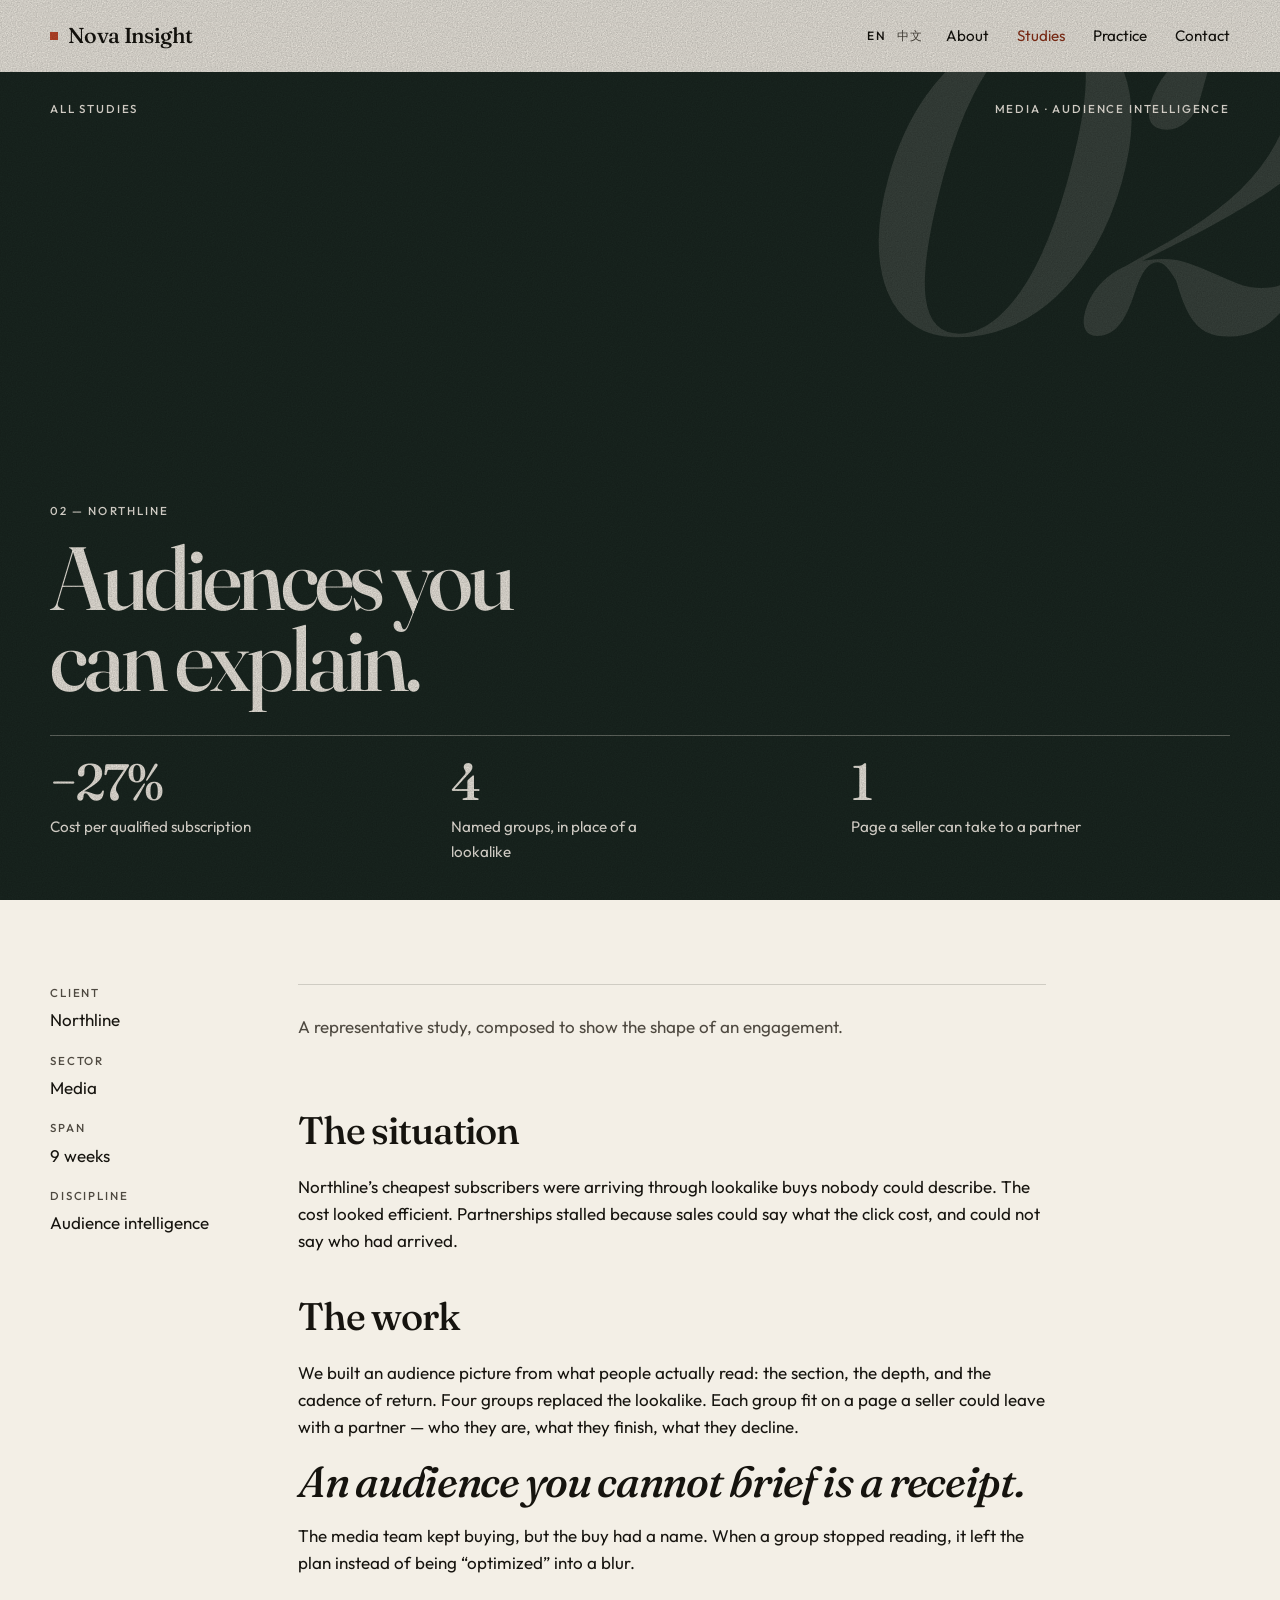
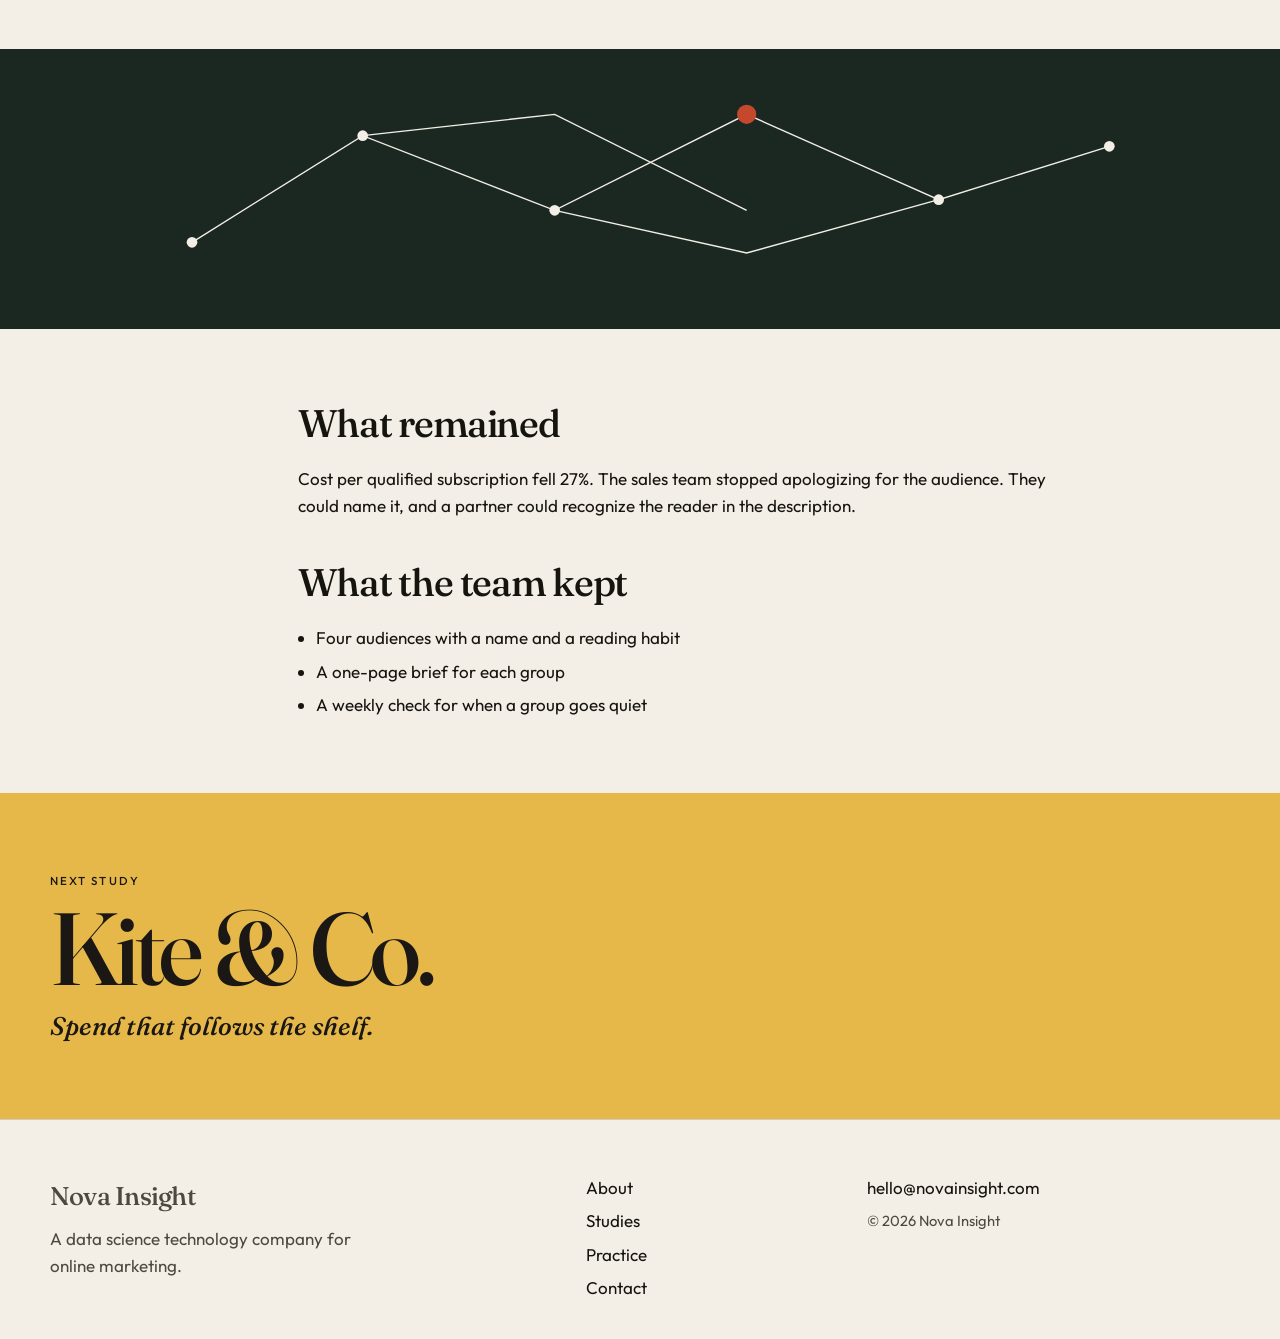
<file: web/company-website/studies/northline.html>
<!DOCTYPE html>
<html lang="en">
<head>
  <meta charset="utf-8">
  <meta name="viewport" content="width=device-width, initial-scale=1">
  <title>Northline — Nova Insight</title>
  <meta name="description" data-i18n-meta="northline.description" content="A representative Nova Insight study: a publisher replaced opaque lookalikes with audiences a sales team could explain.">
  <meta name="theme-color" content="#f3efe6">
  <link rel="icon" href="../favicon.svg" type="image/svg+xml">
  <link rel="preconnect" href="https://fonts.googleapis.com">
  <link rel="preconnect" href="https://fonts.gstatic.com" crossorigin>
  <link href="https://fonts.googleapis.com/css2?family=Fraunces:ital,wght@0,500;0,600;1,500&family=Noto+Sans+SC:wght@400;500&family=Noto+Serif+SC:wght@500&family=Outfit:wght@300;400;500;600&display=swap" rel="stylesheet">
  <link rel="stylesheet" href="../css/site.css">
</head>
<body data-i18n-title="northline.title">
  <a class="skip" href="#content" data-i18n="skip">Skip to content</a>
  <header class="site-header" data-header>
    <div class="frame">
      <a class="wordmark" href="../index.html">Nova Insight</a>
      <div class="header-end">
        <div class="lang-switch" role="group" data-i18n-aria="lang.label" aria-label="Language">
          <button type="button" data-set-lang="en" aria-pressed="true">EN</button>
          <button type="button" data-set-lang="zh">中文</button>
        </div>
        <button class="nav-toggle" type="button" data-nav-toggle aria-expanded="false" aria-controls="site-nav">Menu</button>
        <nav class="site-nav" id="site-nav" data-nav data-i18n-aria="nav.primary" aria-label="Primary">
          <a href="../index.html#about" data-i18n="nav.about">About</a>
          <a href="../index.html#studies" aria-current="page" data-i18n="nav.studies">Studies</a>
          <a href="../index.html#practice" data-i18n="nav.practice">Practice</a>
          <a href="../index.html#contact" data-i18n="nav.contact">Contact</a>
        </nav>
      </div>
    </div>
  </header>
  <main id="content">
    <article>
      <header class="study-hero" style="--wash:#1b2822;--on:#f4efe6">
        <p class="watermark" aria-hidden="true">02</p>
        <div class="frame">
          <div class="study-top">
            <a class="back" href="../index.html#studies" data-i18n="study.all">All studies</a>
            <p data-i18n="northline.meta">Media · Audience intelligence</p>
          </div>
          <div class="study-bottom">
            <p class="kicker">02 — Northline</p>
            <h1 data-i18n="northline.h1">Audiences you can explain.</h1>
            <ul class="figures">
              <li><strong>−27%</strong><span data-i18n="northline.fig1">Cost per qualified subscription</span></li>
              <li><strong>4</strong><span data-i18n="northline.fig2">Named groups, in place of a lookalike</span></li>
              <li><strong>1</strong><span data-i18n="northline.fig3">Page a seller can take to a partner</span></li>
            </ul>
          </div>
        </div>
      </header>
      <div class="frame essay">
        <div class="essay-grid">
          <dl class="facts">
            <dt data-i18n="fact.client">Client</dt>
            <dd>Northline</dd>
            <dt data-i18n="fact.sector">Sector</dt>
            <dd data-i18n="sector.media">Media</dd>
            <dt data-i18n="fact.span">Span</dt>
            <dd data-i18n="northline.span">9 weeks</dd>
            <dt data-i18n="fact.discipline">Discipline</dt>
            <dd data-i18n="disc.audience">Audience intelligence</dd>
          </dl>
          <div class="prose">
            <p class="note" data-i18n="study.note">A representative study, composed to show the shape of an engagement.</p>
            <h2 data-i18n="study.situation">The situation</h2>
            <p data-i18n="northline.s1">Northline’s cheapest subscribers were arriving through lookalike buys nobody could describe. The cost looked efficient. Partnerships stalled because sales could say what the click cost, and could not say who had arrived.</p>
            <h2 data-i18n="study.work">The work</h2>
            <p data-i18n="northline.s2">We built an audience picture from what people actually read: the section, the depth, and the cadence of return. Four groups replaced the lookalike. Each group fit on a page a seller could leave with a partner — who they are, what they finish, what they decline.</p>
            <p class="pull" data-i18n="northline.pull">An audience you cannot brief is a receipt.</p>
            <p data-i18n="northline.s3">The media team kept buying, but the buy had a name. When a group stopped reading, it left the plan instead of being “optimized” into a blur.</p>
          </div>
        </div>
      </div>
      <figure class="band" style="--wash:#1b2822;--on:#f4efe6">
        <svg viewBox="0 0 1200 280" preserveAspectRatio="xMidYMid slice" aria-hidden="true">
          <rect width="1200" height="280" fill="#1b2822"/>
          <g fill="none" stroke="#f4efe6" stroke-width="1.25">
            <path d="M180 190 L340 90 L520 160 L700 70 L880 150 L1040 100"/>
            <path d="M340 90 L520 70 L700 160"/>
            <path d="M520 160 L700 200 L880 150"/>
          </g>
          <g fill="#f4efe6">
            <circle cx="180" cy="190" r="5"/>
            <circle cx="340" cy="90" r="5"/>
            <circle cx="520" cy="160" r="5"/>
            <circle cx="700" cy="70" r="5"/>
            <circle cx="880" cy="150" r="5"/>
            <circle cx="1040" cy="100" r="5"/>
          </g>
          <circle cx="700" cy="70" r="9" fill="#c4492c"/>
        </svg>
      </figure>
      <div class="frame remainder">
        <div class="essay-grid">
          <div class="spacer"></div>
          <div class="prose">
            <h2 data-i18n="study.remained">What remained</h2>
            <p data-i18n="northline.remain">Cost per qualified subscription fell 27%. The sales team stopped apologizing for the audience. They could name it, and a partner could recognize the reader in the description.</p>
            <h2 data-i18n="study.kept">What the team kept</h2>
            <ul class="made">
              <li data-i18n="northline.k1">Four audiences with a name and a reading habit</li>
              <li data-i18n="northline.k2">A one-page brief for each group</li>
              <li data-i18n="northline.k3">A weekly check for when a group goes quiet</li>
            </ul>
          </div>
        </div>
      </div>
    </article>
    <a class="onward" href="kite-and-co.html" style="--wash:#e6b84a;--on:#1a1714">
      <div class="frame">
        <span data-i18n="study.next">Next study</span>
        <strong>Kite &amp; Co.</strong>
        <em data-i18n="northline.next">Spend that follows the shelf.</em>
      </div>
    </a>
  </main>
  <footer class="site-footer">
    <div class="frame footer-grid">
      <div>
        <p class="footer-name">Nova Insight</p>
        <p data-i18n="footer.tagline">A data science technology company for online marketing.</p>
      </div>
      <div>
        <a href="../index.html#about" data-i18n="nav.about">About</a>
        <a href="../index.html#studies" data-i18n="nav.studies">Studies</a>
        <a href="../index.html#practice" data-i18n="nav.practice">Practice</a>
        <a href="../index.html#contact" data-i18n="nav.contact">Contact</a>
      </div>
      <div>
        <a href="mailto:hello@novainsight.com">hello@novainsight.com</a>
        <p class="fine">© 2026 Nova Insight</p>
      </div>
    </div>
  </footer>
  <script src="../js/i18n.js"></script>
  <script src="../js/site.js"></script>
</body>
</html>
</file>
<file: web/company-website/css/site.css>
html[lang="zh-Hans"] {
  --sans: "Outfit", "Noto Sans SC", "Segoe UI", sans-serif;
  --serif: "Fraunces", "Noto Serif SC", Palatino, Georgia, serif;
}

:root {
  --paper: #f3efe6;
  --paper-deep: #e7e0d4;
  --ink: #16140f;
  --muted: #4e4940;
  --line: rgba(22, 20, 15, 0.16);
  --signal: #c4492c;
  --signal-deep: #8d3118;
  --serif: "Fraunces", "Iowan Old Style", Palatino, "Palatino Linotype", Georgia, serif;
  --sans: "Outfit", "Avenir Next", "Segoe UI", sans-serif;
  --header: 72px;
  color-scheme: light;
}

* { box-sizing: border-box; }

html { scroll-behavior: smooth; }

body {
  margin: 0;
  background: var(--paper);
  color: var(--ink);
  font-family: var(--sans);
  font-size: 1.0625rem;
  font-weight: 400;
  line-height: 1.6;
  text-rendering: optimizeLegibility;
}

body::before {
  content: "";
  position: fixed;
  inset: 0;
  z-index: 80;
  pointer-events: none;
  opacity: 0.28;
  background-image: url("../assets/grain.svg");
  background-size: 180px 180px;
}

body.nav-open { overflow: hidden; }

img, svg { display: block; max-width: 100%; }

figure, ul, ol, dl { margin: 0; padding: 0; }

h1, h2, h3, p { margin: 0; }

#about,
#studies,
#practice,
#method,
#contact { scroll-margin-top: 84px; }

h1, h2 { text-wrap: balance; }

a { color: inherit; }

button, input, textarea { font: inherit; color: inherit; }

::selection {
  background: var(--signal);
  color: var(--paper);
}

.skip {
  position: absolute;
  left: 16px;
  top: -48px;
  z-index: 100;
  background: var(--ink);
  color: var(--paper);
  padding: 8px 12px;
  text-decoration: none;
}

.skip:focus { top: 12px; }

.frame {
  margin-left: 20px;
  margin-right: 20px;
}

.site-header {
  position: fixed;
  top: 0;
  left: 0;
  right: 0;
  z-index: 40;
  height: var(--header);
}

.site-header::before {
  content: "";
  position: absolute;
  inset: 0;
  z-index: 0;
  background: rgba(243, 239, 230, 0.92);
  backdrop-filter: blur(16px);
}

.wordmark,
.nav-toggle,
.header-end { position: relative; z-index: 2; }

.header-end {
  display: flex;
  align-items: center;
  gap: 22px;
  margin-left: auto;
}

.lang-switch {
  display: flex;
  align-items: center;
  gap: 10px;
}

.lang-switch button {
  border: 0;
  background: none;
  padding: 0;
  color: var(--muted);
  font: inherit;
  font-size: 0.75rem;
  font-weight: 500;
  letter-spacing: 0.14em;
  text-transform: uppercase;
  cursor: pointer;
}

.lang-switch button[aria-pressed="true"] { color: var(--ink); }

.site-header.is-scrolled {
  border-bottom: 1px solid var(--line);
}

.site-header .frame {
  position: relative;
  z-index: 1;
  display: flex;
  align-items: center;
  justify-content: space-between;
  height: 100%;
  gap: 16px;
}

.wordmark {
  display: inline-flex;
  align-items: center;
  text-decoration: none;
  font-family: var(--serif);
  font-size: 1.35rem;
  font-weight: 500;
  letter-spacing: -0.03em;
}

.wordmark::before {
  content: "";
  width: 8px;
  height: 8px;
  margin-right: 10px;
  background: var(--signal);
  flex: none;
}

.site-nav {
  display: flex;
  align-items: center;
  gap: 28px;
}

.site-nav a {
  text-decoration: none;
  font-size: 0.95rem;
}

.site-nav a:hover,
.site-nav a[aria-current="page"] {
  color: var(--signal-deep);
}

.nav-toggle {
  display: none;
  background: none;
  border: 0;
  padding: 8px 0;
  letter-spacing: 0.14em;
  text-transform: uppercase;
  font-size: 0.75rem;
  font-weight: 500;
  cursor: pointer;
}

main { padding-top: var(--header); }

.hero-grid {
  min-height: calc(100svh - var(--header));
  display: grid;
  grid-template-columns: minmax(0, 1.15fr) minmax(260px, 0.78fr);
  grid-template-rows: 1fr auto;
  gap: 28px 48px;
  align-items: end;
  padding-top: 28px;
  padding-bottom: 28px;
}

.hero-copy { align-self: end; }

.eyebrow,
.section-label,
.study-client,
.study-sector,
.kicker {
  font-size: 0.72rem;
  font-weight: 500;
  letter-spacing: 0.18em;
  text-transform: uppercase;
}

.eyebrow { color: var(--signal-deep); }

.hero h1 {
  margin-top: 14px;
  font-family: var(--serif);
  font-weight: 500;
  font-size: clamp(3.5rem, 7.2vw, 7.5rem);
  line-height: 0.86;
  letter-spacing: -0.045em;
}

.hero h1 span { display: block; }

.hero h1 .em {
  font-style: italic;
  font-weight: 500;
  color: var(--signal);
}

.lede {
  max-width: 38rem;
  margin-top: 22px;
  font-size: 1.15rem;
  font-weight: 300;
  line-height: 1.55;
  text-wrap: pretty;
}

.hero-actions {
  display: flex;
  flex-wrap: wrap;
  gap: 12px 28px;
  margin-top: 28px;
}

.text-link {
  text-decoration: none;
  border-bottom: 1px solid currentColor;
  padding-bottom: 2px;
}

.text-link:hover {
  color: var(--signal-deep);
  border-color: var(--signal-deep);
}

.hero-plate {
  position: relative;
  height: min(64vh, 560px);
  background: #1e335c;
  align-self: end;
}

.hero-plate svg { width: 100%; height: 100%; }

.hero-plate figcaption {
  position: absolute;
  left: 16px;
  bottom: 14px;
  color: #f3efe6;
  font-size: 0.68rem;
  font-weight: 500;
  letter-spacing: 0.16em;
  text-transform: uppercase;
}

.hero-foot {
  grid-column: 1 / -1;
  display: flex;
  justify-content: space-between;
  gap: 16px 32px;
  border-top: 1px solid var(--line);
  padding-top: 16px;
  font-size: 0.98rem;
}

.marquee {
  overflow: hidden;
  border-top: 1px solid var(--line);
  border-bottom: 1px solid var(--line);
  padding: 14px 0;
}

.marquee-track {
  display: flex;
  width: max-content;
  animation: ticker 38s linear infinite;
}

.marquee-track p {
  font-size: 0.75rem;
  font-weight: 500;
  letter-spacing: 0.18em;
  text-transform: uppercase;
  white-space: nowrap;
}

@keyframes ticker {
  from { transform: translateX(0); }
  to { transform: translateX(-50%); }
}

.block { padding: 108px 0; }

.section-head {
  display: grid;
  grid-template-columns: minmax(0, 1.2fr) minmax(220px, 0.8fr);
  gap: 20px 40px;
  align-items: end;
  margin-bottom: 36px;
}

.section-head .section-label { grid-column: 1 / -1; }

.section-label span { color: var(--signal-deep); margin-right: 10px; }

.section-head h2,
.practice-grid h2,
.contact h2,
.method h2 {
  font-family: var(--serif);
  font-weight: 500;
  letter-spacing: -0.04em;
  line-height: 0.96;
}

.section-head h2,
.method h2 {
  font-size: clamp(2.5rem, 5vw, 4.4rem);
}

.dek {
  max-width: 36ch;
  justify-self: end;
  color: var(--muted);
  text-wrap: pretty;
}

.study {
  position: relative;
  display: grid;
  grid-template-columns: 64px minmax(0, 1fr) 132px 76px;
  gap: 8px 18px;
  align-items: center;
  padding: 32px 8px;
  border-top: 1px solid var(--line);
  text-decoration: none;
  color: inherit;
  transition: background-color 0.35s ease, color 0.35s ease;
}

.studies-list .study:last-child { border-bottom: 1px solid var(--line); }

.study:hover,
.study:focus-visible {
  z-index: 1;
  background: var(--wash);
  color: var(--on);
  border-top-color: transparent;
}

.study-index {
  font-family: var(--serif);
  font-style: italic;
  font-size: 1.35rem;
}

.study-title {
  display: block;
  margin-top: 6px;
  font-family: var(--serif);
  font-size: clamp(1.85rem, 3.1vw, 3rem);
  font-weight: 500;
  letter-spacing: -0.035em;
  line-height: 1.02;
}

.study-go {
  justify-self: end;
  font-size: 0.75rem;
  font-weight: 500;
  letter-spacing: 0.16em;
  text-transform: uppercase;
}

.study-go i {
  display: inline-block;
  font-style: normal;
  transition: transform 0.3s ease;
}

.study:hover .study-go i,
.study:focus-visible .study-go i { transform: translateX(5px); }

.study-art {
  position: absolute;
  right: 96px;
  top: 50%;
  width: 120px;
  height: 78px;
  transform: translateY(-50%);
  opacity: 0;
  pointer-events: none;
  transition: opacity 0.35s ease;
}

.study:hover .study-art,
.study:focus-visible .study-art { opacity: 1; }

.study:hover .study-sector,
.study:focus-visible .study-sector { opacity: 0; }

.practice-grid {
  display: grid;
  grid-template-columns: minmax(0, 1.25fr) minmax(240px, 0.75fr);
  gap: 36px 48px;
  align-items: end;
}

.practice-grid h2 {
  font-size: clamp(2.6rem, 5.2vw, 4.7rem);
}

.practice-copy p + p { margin-top: 1rem; }

.practice-copy { text-wrap: pretty; }

.capabilities {
  list-style: none;
  margin: 64px 0 0;
}

.capabilities li {
  display: grid;
  grid-template-columns: 72px minmax(160px, 280px) minmax(0, 1fr);
  gap: 12px 28px;
  align-items: baseline;
  padding: 26px 0;
  border-top: 1px solid var(--line);
}

.capabilities li:last-child { border-bottom: 1px solid var(--line); }

.cap-num {
  font-family: var(--serif);
  font-style: italic;
  font-size: 1.35rem;
  color: var(--signal-deep);
}

.capabilities h3 {
  font-size: 1.2rem;
  font-weight: 500;
}

.capabilities p { color: var(--muted); }

.method { background: var(--paper-deep); }

.method h2 { max-width: 12ch; margin: 14px 0 40px; }

.steps {
  display: grid;
  grid-template-columns: repeat(4, minmax(0, 1fr));
  gap: 28px;
}

.steps article {
  min-height: 220px;
  padding-top: 18px;
  border-top: 1px solid var(--line);
}

.steps strong {
  display: block;
  margin-bottom: 28px;
  font-family: var(--serif);
  font-size: 2.4rem;
  font-weight: 500;
  letter-spacing: -0.04em;
}

.steps h3 {
  margin-bottom: 8px;
  font-size: 1.15rem;
  font-weight: 500;
}

.steps p { color: var(--muted); text-wrap: pretty; }

.contact-grid {
  display: grid;
  grid-template-columns: minmax(0, 0.9fr) minmax(0, 1.1fr);
  gap: 48px;
  align-items: start;
}

.contact h2 {
  font-size: clamp(3rem, 6vw, 5.5rem);
  max-width: 10ch;
}

.contact-lead {
  max-width: 36ch;
  margin-top: 18px;
  font-weight: 300;
  text-wrap: pretty;
}

.giant-mail {
  display: inline-block;
  margin-top: 28px;
  font-family: var(--serif);
  font-size: clamp(1.7rem, 3vw, 2.6rem);
  font-weight: 500;
  letter-spacing: -0.03em;
  line-height: 1.15;
  text-decoration: none;
  border-bottom: 1px solid currentColor;
  overflow-wrap: anywhere;
}

.contact-form { display: grid; gap: 22px; }

.form-row {
  display: grid;
  grid-template-columns: 1fr 1fr;
  gap: 22px;
}

.field { display: flex; flex-direction: column; gap: 8px; }

.field span {
  font-size: 0.72rem;
  font-weight: 500;
  letter-spacing: 0.16em;
  text-transform: uppercase;
}

.field input,
.field textarea {
  width: 100%;
  background: transparent;
  border: 0;
  border-bottom: 1px solid rgba(22, 20, 15, 0.35);
  border-radius: 0;
  padding: 12px 0;
}

.field textarea { min-height: 140px; resize: vertical; }

.field input:focus-visible,
.field textarea:focus-visible {
  outline: 2px solid var(--signal);
  outline-offset: 4px;
}

.send {
  width: fit-content;
  margin-top: 4px;
  background: var(--ink);
  color: var(--paper);
  border: 0;
  padding: 16px 28px;
  font-size: 0.75rem;
  font-weight: 500;
  letter-spacing: 0.16em;
  text-transform: uppercase;
  cursor: pointer;
}

.send:hover { background: var(--signal-deep); }

.form-status { min-height: 1.5em; color: var(--muted); }

.send:disabled { opacity: 0.55; cursor: wait; }

.inbox-list { margin-top: 36px; }

.note {
  padding: 28px 0;
  border-top: 1px solid var(--line);
}

.inbox-list .note:last-child { border-bottom: 1px solid var(--line); }

.note h2 {
  font-family: var(--serif);
  font-size: clamp(1.8rem, 3vw, 2.4rem);
  font-weight: 500;
  letter-spacing: -0.03em;
}

.note-meta { margin-top: 6px; color: var(--muted); }

.note-body {
  max-width: 68ch;
  margin-top: 16px;
  white-space: pre-wrap;
}

.empty-note { margin-top: 28px; color: var(--muted); }

.inbox-title {
  max-width: 12ch;
  margin-top: 14px;
  font-family: var(--serif);
  font-weight: 500;
  font-size: clamp(3rem, 6vw, 5.2rem);
  line-height: 0.92;
  letter-spacing: -0.045em;
}

.site-footer {
  border-top: 1px solid var(--line);
  padding: 48px 0 32px;
}

.footer-grid {
  display: grid;
  grid-template-columns: 1.4fr 0.7fr 1fr;
  gap: 28px;
}

.footer-name {
  font-family: var(--serif);
  font-size: 1.6rem;
  font-weight: 500;
  letter-spacing: -0.03em;
}

.footer-grid p { margin-top: 8px; color: var(--muted); max-width: 28ch; }

.footer-grid a {
  display: block;
  margin: 6px 0;
  text-decoration: none;
}

.footer-grid a:hover { color: var(--signal-deep); }

.fine { margin-top: 18px; font-size: 0.92rem; }

.study-hero {
  position: relative;
  overflow: hidden;
  min-height: calc(100svh - var(--header));
  background: var(--wash);
  color: var(--on);
}

.study-hero .frame {
  position: relative;
  z-index: 1;
  min-height: calc(100svh - var(--header));
  display: flex;
  flex-direction: column;
  justify-content: space-between;
  padding-top: 28px;
  padding-bottom: 36px;
}

.study-top,
.study-bottom { position: relative; z-index: 1; }

.study-top {
  display: flex;
  justify-content: space-between;
  gap: 16px;
  font-size: 0.72rem;
  font-weight: 500;
  letter-spacing: 0.16em;
  text-transform: uppercase;
}

.back { text-decoration: none; }

.back:hover { text-decoration: underline; text-underline-offset: 4px; }

.study-hero h1 {
  max-width: 11ch;
  margin-top: 18px;
  font-family: var(--serif);
  font-weight: 500;
  font-size: clamp(3rem, 7vw, 6.4rem);
  line-height: 0.9;
  letter-spacing: -0.045em;
}

.watermark {
  position: absolute;
  top: -0.16em;
  right: -0.04em;
  z-index: 0;
  margin: 0;
  font-family: var(--serif);
  font-style: italic;
  font-weight: 500;
  font-size: clamp(9rem, 34vw, 28rem);
  line-height: 0.8;
  letter-spacing: -0.06em;
  opacity: 0.14;
  pointer-events: none;
  user-select: none;
}

.figures {
  display: grid;
  grid-template-columns: repeat(3, minmax(0, 1fr));
  gap: 22px;
  list-style: none;
  margin-top: 36px;
  padding-top: 20px;
  border-top: 1px solid color-mix(in srgb, currentColor 35%, transparent);
}

.figures strong {
  display: block;
  font-family: var(--serif);
  font-weight: 500;
  font-size: clamp(2.4rem, 4vw, 3.8rem);
  letter-spacing: -0.04em;
  line-height: 1;
}

.figures span {
  display: block;
  max-width: 24ch;
  margin-top: 8px;
  font-size: 0.95rem;
}

.essay { padding: 84px 0 28px; }

.essay-grid {
  display: grid;
  grid-template-columns: 200px minmax(0, 68ch);
  gap: 36px 48px;
}

.facts dt {
  margin-top: 18px;
  font-size: 0.72rem;
  font-weight: 500;
  letter-spacing: 0.16em;
  text-transform: uppercase;
  color: var(--muted);
}

.facts dt:first-child { margin-top: 0; }

.facts dd { margin: 4px 0 0; }

.note { margin-bottom: 1.4rem; color: var(--muted); }

.prose h2 {
  margin: 2rem 0 0.7rem;
  font-family: var(--serif);
  font-size: clamp(1.8rem, 3vw, 2.4rem);
  font-weight: 500;
  letter-spacing: -0.03em;
}

.prose h2:first-child { margin-top: 0; }

.prose p { margin: 0 0 1rem; text-wrap: pretty; }

.pull {
  margin: 8px 0 1.4rem;
  font-family: var(--serif);
  font-style: italic;
  font-weight: 500;
  font-size: clamp(1.8rem, 3.4vw, 2.7rem);
  line-height: 1.15;
  letter-spacing: -0.03em;
}

.made { margin: 0.4rem 0 0; padding-left: 1.1rem; list-style: disc; }

.made li { margin: 0.4rem 0; }

.band {
  margin: 28px 0 0;
  background: var(--wash);
  color: var(--on);
}

.band svg { width: 100%; height: 280px; }

.remainder { padding: 64px 0 20px; }

.onward {
  display: block;
  margin-top: 48px;
  background: var(--wash);
  color: var(--on);
  text-decoration: none;
}

.onward .frame { padding: 72px 0; }

.onward span {
  font-size: 0.72rem;
  font-weight: 500;
  letter-spacing: 0.18em;
  text-transform: uppercase;
}

.onward strong {
  display: block;
  margin-top: 10px;
  font-family: var(--serif);
  font-weight: 500;
  font-size: clamp(3rem, 8vw, 6.5rem);
  letter-spacing: -0.045em;
  line-height: 0.9;
}

.onward em {
  display: block;
  margin-top: 12px;
  font-family: var(--serif);
  font-size: clamp(1.3rem, 2vw, 1.8rem);
  font-weight: 500;
}

.missing {
  min-height: calc(100svh - var(--header));
  display: grid;
  align-content: end;
  padding-bottom: 64px;
}

.missing h1 {
  max-width: 10ch;
  font-family: var(--serif);
  font-weight: 500;
  font-size: clamp(3.4rem, 8vw, 7rem);
  line-height: 0.9;
  letter-spacing: -0.045em;
}

.missing p { max-width: 36ch; margin-top: 18px; font-weight: 300; }

.missing .text-link { display: inline-block; margin-top: 28px; }

:focus-visible {
  outline: 2px solid var(--signal);
  outline-offset: 3px;
}

.js [data-reveal] {
  opacity: 0;
  transform: translateY(16px);
  transition: opacity 0.7s ease, transform 0.7s ease;
}

.js [data-reveal].is-inview {
  opacity: 1;
  transform: none;
}

@media (min-width: 861px) {
  .frame { margin-left: 36px; margin-right: 36px; }
}

@media (min-width: 1100px) {
  .frame {
    width: min(1180px, calc(100% - 96px));
    margin-left: auto;
    margin-right: auto;
  }
}

@media (max-width: 860px) {
  .nav-toggle { display: inline-flex; }

  .site-nav { display: none; }

  .site-nav.is-open {
    display: flex;
    flex-direction: column;
    justify-content: center;
    gap: 4px;
    position: fixed;
    inset: 0;
    z-index: 1;
    background: var(--paper);
    padding: 96px 24px 48px;
  }

  .site-nav.is-open a {
    font-family: var(--serif);
    font-size: clamp(3rem, 14vw, 4.6rem);
    letter-spacing: -0.04em;
    line-height: 0.95;
  }

  .hero-grid,
  .section-head,
  .practice-grid,
  .contact-grid,
  .footer-grid,
  .essay-grid,
  .form-row {
    grid-template-columns: 1fr;
  }

  .hero-grid {
    min-height: 0;
    grid-template-rows: auto;
    padding-top: 12px;
  }

  .hero-plate {
    height: 280px;
    grid-column: 1;
    grid-row: 1;
  }

  .hero-copy { grid-column: 1; grid-row: 2; }
  .hero-foot { grid-column: 1; grid-row: 3; flex-direction: column; }
  .dek, .practice-copy { justify-self: start; }

  .study {
    grid-template-columns: 44px minmax(0, 1fr);
    align-items: start;
  }

  .study-sector,
  .study-art { display: none; }

  .study-go { grid-column: 2; justify-self: start; margin-top: 8px; }

  .capabilities li {
    grid-template-columns: 44px minmax(0, 1fr);
  }

  .cap-num { grid-row: 1 / span 2; }
  .capabilities li p { grid-column: 2; }

  .steps { grid-template-columns: 1fr 1fr; }
  .figures { grid-template-columns: 1fr; }
  .steps article { min-height: 0; }
  .send { width: 100%; }
  .block { padding: 72px 0; }
  .study-hero h1 { max-width: 12ch; }
  .spacer { display: none; }
}

@media (max-width: 560px) {
  .steps { grid-template-columns: 1fr; }
  .hero-foot p:last-child { display: none; }
}

@media (prefers-reduced-motion: reduce) {
  html { scroll-behavior: auto; }

  .marquee-track { animation: none; }
  .marquee-track p:last-child { display: none; }
  .marquee-track p { white-space: normal; }

  .js [data-reveal] {
    opacity: 1;
    transform: none;
    transition: none;
  }
}

@media (prefers-contrast: more) {
  body::before { display: none; }
}
</file>
